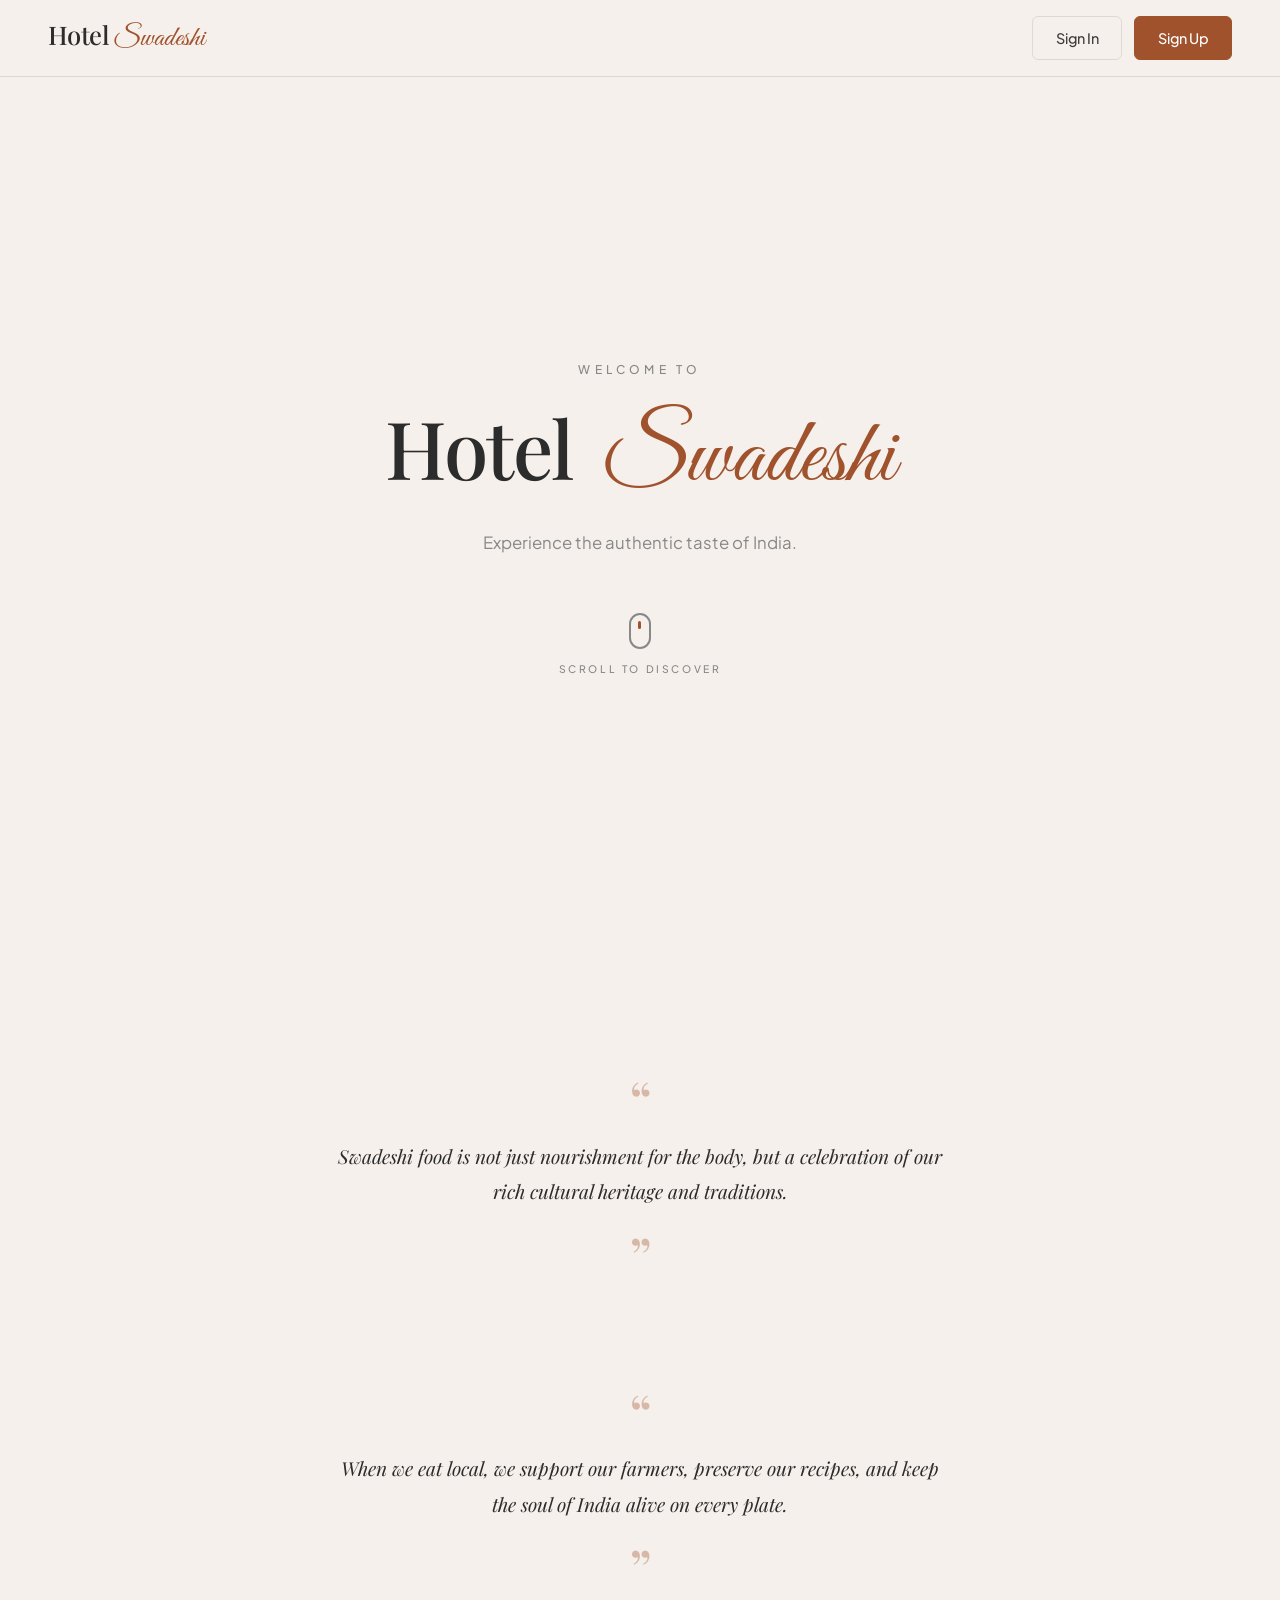
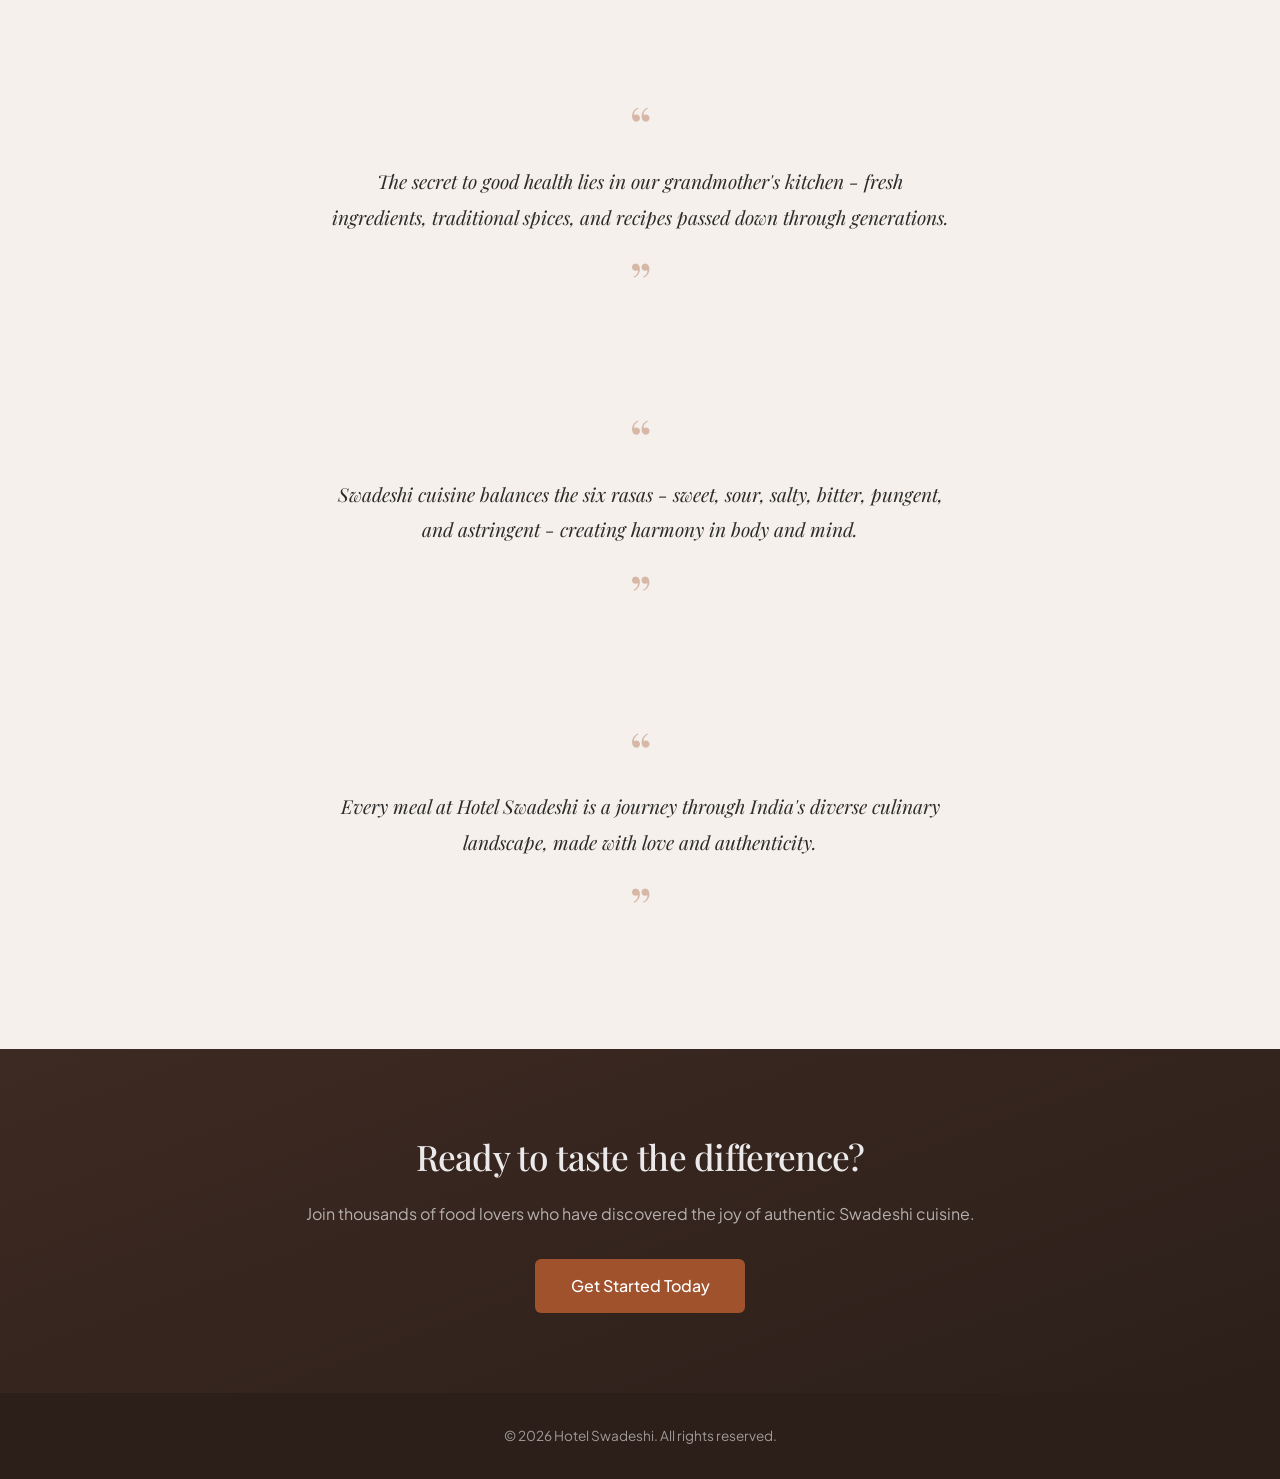
<file: index.html>
<!DOCTYPE html>
<html lang="en">
<head>
    <meta charset="UTF-8">
    <meta name="viewport" content="width=device-width, initial-scale=1.0">
    <title>Hotel Swadeshi - Authentic Indian Cuisine</title>
    <link rel="preconnect" href="https://fonts.googleapis.com">
    <link rel="preconnect" href="https://fonts.gstatic.com" crossorigin>
    <link href="https://fonts.googleapis.com/css2?family=Great+Vibes&family=Playfair+Display:ital,wght@0,400;0,500;0,600;0,700;1,400&family=Plus+Jakarta+Sans:wght@400;500;600;700&display=swap" rel="stylesheet">
    <link rel="stylesheet" href="theme.css">
    <link rel="stylesheet" href="index.css">
</head>
<body>
    <header class="header">
        <div class="logo">
            <span class="brand-hotel">Hotel</span>
            <span class="brand-swadeshi">Swadeshi</span>
        </div>
        <nav class="nav-buttons">
            <a href="signin.html" class="btn btn-signin">Sign In</a>
            <a href="signup.html" class="btn btn-signup">Sign Up</a>
        </nav>
    </header>

    <main>
        <section class="hero">
            <div class="hero-content">
                <p class="hero-welcome hero-reveal hero-reveal-1">WELCOME TO</p>
                <h1 class="hero-brand hero-reveal hero-reveal-2">
                    <span class="brand-hotel">Hotel</span>
                    <span class="brand-swadeshi">Swadeshi</span>
                </h1>
                <p class="tagline hero-reveal hero-reveal-3">Experience the authentic taste of India.</p>
                <div class="scroll-indicator hero-reveal hero-reveal-4">
                    <div class="scroll-mouse">
                        <div class="scroll-wheel"></div>
                    </div>
                    <span>SCROLL TO DISCOVER</span>
                </div>
            </div>
        </section>

        <section class="quotes-section">
            <div class="quote-block fade-in">
                <div class="quote-marks">&ldquo;</div>
                <p class="quote-text">Swadeshi food is not just nourishment for the body, but a celebration of our rich cultural heritage and traditions.</p>
                <div class="quote-marks end">&rdquo;</div>
            </div>

            <div class="quote-block fade-in">
                <div class="quote-marks">&ldquo;</div>
                <p class="quote-text">When we eat local, we support our farmers, preserve our recipes, and keep the soul of India alive on every plate.</p>
                <div class="quote-marks end">&rdquo;</div>
            </div>

            <div class="quote-block fade-in">
                <div class="quote-marks">&ldquo;</div>
                <p class="quote-text">The secret to good health lies in our grandmother's kitchen - fresh ingredients, traditional spices, and recipes passed down through generations.</p>
                <div class="quote-marks end">&rdquo;</div>
            </div>

            <div class="quote-block fade-in">
                <div class="quote-marks">&ldquo;</div>
                <p class="quote-text">Swadeshi cuisine balances the six rasas - sweet, sour, salty, bitter, pungent, and astringent - creating harmony in body and mind.</p>
                <div class="quote-marks end">&rdquo;</div>
            </div>

            <div class="quote-block fade-in">
                <div class="quote-marks">&ldquo;</div>
                <p class="quote-text">Every meal at Hotel Swadeshi is a journey through India's diverse culinary landscape, made with love and authenticity.</p>
                <div class="quote-marks end">&rdquo;</div>
            </div>
        </section>

        <section class="cta-section fade-in">
            <h2>Ready to taste the difference?</h2>
            <p>Join thousands of food lovers who have discovered the joy of authentic Swadeshi cuisine.</p>
            <a href="signup.html" class="btn btn-cta">Get Started Today</a>
        </section>
    </main>

    <footer class="footer">
        <p>&copy; 2026 Hotel Swadeshi. All rights reserved.</p>
    </footer>

    <script src="index.js"></script>
</body>
</html>
</file>
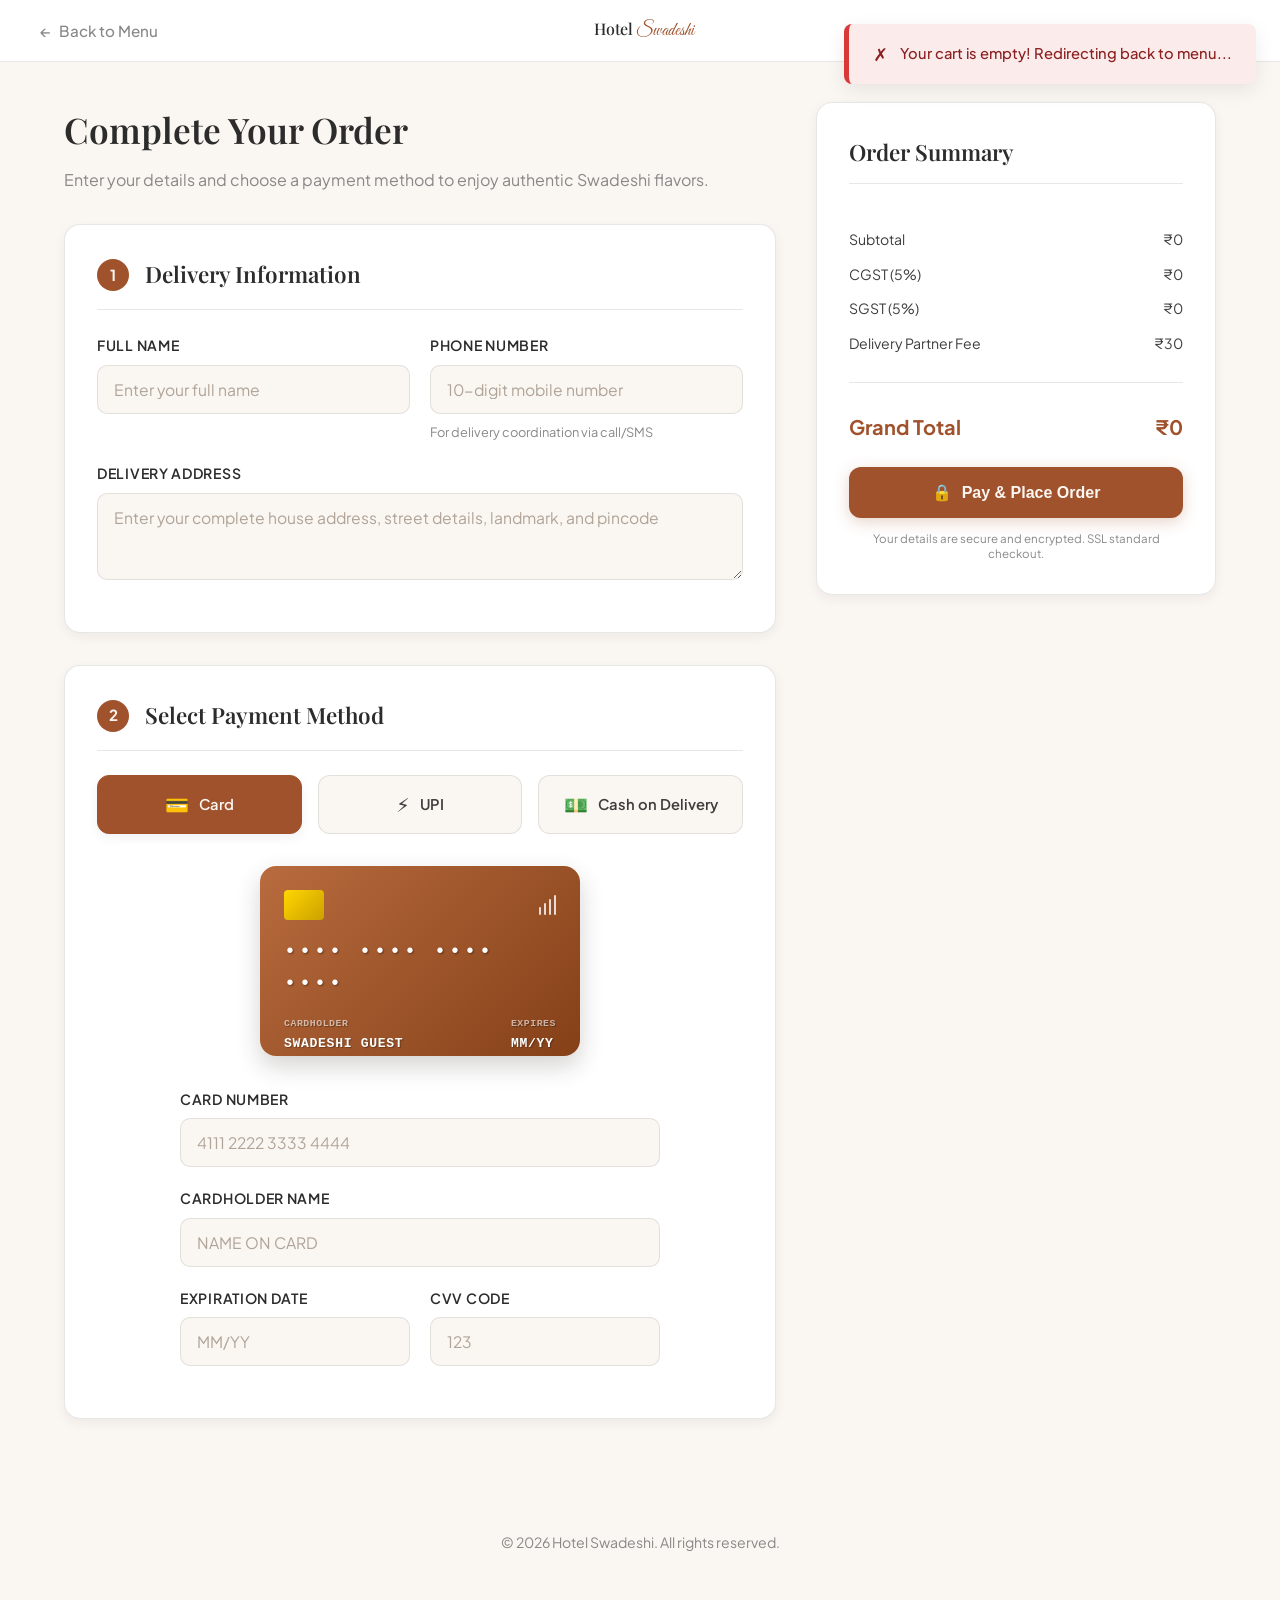
<file: checkout.html>
<!DOCTYPE html>
<html lang="en">
<head>
    <meta charset="UTF-8">
    <meta name="viewport" content="width=device-width, initial-scale=1.0">
    <title>Hotel Swadeshi - Secure Checkout</title>
    <link rel="preconnect" href="https://fonts.googleapis.com">
    <link rel="preconnect" href="https://fonts.gstatic.com" crossorigin>
    <link href="https://fonts.googleapis.com/css2?family=Great+Vibes&family=Playfair+Display:ital,wght@0,400;0,500;0,600;0,700;1,400&family=Plus+Jakarta+Sans:wght@400;500;600;700&display=swap" rel="stylesheet">
    <link rel="stylesheet" href="theme.css">
    <link rel="stylesheet" href="checkout.css">
</head>
<body>
    <!-- Toast Notification -->
    <div id="toast" class="toast hidden">
        <div class="toast-content">
            <span id="toast-icon" class="toast-icon">&#10007;</span>
            <p id="toast-message"></p>
        </div>
    </div>

    <!-- Processing Overlay Modal -->
    <div id="processing-modal" class="modal-overlay hidden">
        <div class="modal-card">
            <div class="spinner-container">
                <div class="outer-ring"></div>
                <div class="inner-ring"></div>
                <div class="secure-icon">🔒</div>
            </div>
            <h3 id="processing-title">Securing your connection...</h3>
            <p id="processing-desc">Please do not close this window or press back.</p>
            <div class="progress-bar">
                <div class="progress-fill" id="progress-fill"></div>
            </div>
        </div>
    </div>

    <!-- Header -->
    <header class="header">
        <div class="header-container">
            <a href="home.html" class="back-link">
                <span class="back-arrow">&larr;</span> Back to Menu
            </a>
            <div class="logo">
                <span class="brand-hotel">Hotel</span>
                <span class="brand-swadeshi">Swadeshi</span>
            </div>
            <div class="header-placeholder"></div>
        </div>
    </header>

    <!-- Main Container -->
    <main class="checkout-container">
        <div class="checkout-grid">
            <!-- Left Panel: Delivery and Payment Details -->
            <section class="checkout-details-section">
                
                <!-- Section Title -->
                <div class="section-title-wrap">
                    <h2>Complete Your Order</h2>
                    <p>Enter your details and choose a payment method to enjoy authentic Swadeshi flavors.</p>
                </div>

                <!-- Form -->
                <form id="checkout-form" onsubmit="handleFormSubmit(event)">
                    
                    <!-- 1. Delivery Details -->
                    <div class="checkout-card">
                        <div class="card-header">
                            <span class="step-num">1</span>
                            <h3>Delivery Information</h3>
                        </div>
                        <div class="card-body">
                            <div class="form-row">
                                <div class="form-group col-6">
                                    <label for="fullName">Full Name</label>
                                    <input type="text" id="fullName" required placeholder="Enter your full name">
                                </div>
                                <div class="form-group col-6">
                                    <label for="phoneNumber">Phone Number</label>
                                    <input type="tel" id="phoneNumber" required maxlength="10" placeholder="10-digit mobile number">
                                    <small class="input-hint">For delivery coordination via call/SMS</small>
                                </div>
                            </div>
                            <div class="form-group">
                                <label for="deliveryAddress">Delivery Address</label>
                                <textarea id="deliveryAddress" required rows="3" placeholder="Enter your complete house address, street details, landmark, and pincode"></textarea>
                            </div>
                        </div>
                    </div>

                    <!-- 2. Payment Method Selector -->
                    <div class="checkout-card">
                        <div class="card-header">
                            <span class="step-num">2</span>
                            <h3>Select Payment Method</h3>
                        </div>
                        <div class="card-body">
                            <div class="payment-tabs">
                                <button type="button" class="pay-tab active" data-method="card">
                                    <span class="tab-icon">💳</span>
                                    <span>Card</span>
                                </button>
                                <button type="button" class="pay-tab" data-method="upi">
                                    <span class="tab-icon">⚡</span>
                                    <span>UPI</span>
                                </button>
                                <button type="button" class="pay-tab" data-method="cod">
                                    <span class="tab-icon">💵</span>
                                    <span>Cash on Delivery</span>
                                </button>
                            </div>

                            <!-- Dynamic Payment Sub-panels -->
                            <div class="payment-panels-container">
                                
                                <!-- Card Panel -->
                                <div id="panel-card" class="payment-panel active">
                                    
                                    <!-- Interactive 3D credit card display -->
                                    <div class="card-preview-wrapper">
                                        <div class="credit-card" id="credit-card-view">
                                            <!-- Card Front -->
                                            <div class="card-side card-front">
                                                <div class="card-reflection"></div>
                                                <div class="card-chip-row">
                                                    <div class="card-chip"></div>
                                                    <div class="card-contactless">
                                                        <span></span><span></span><span></span><span></span>
                                                    </div>
                                                </div>
                                                <div class="card-number-display" id="card-num-disp">•••• •••• •••• ••••</div>
                                                <div class="card-info-row">
                                                    <div class="card-holder-display">
                                                        <label>CARDHOLDER</label>
                                                        <div id="card-name-disp">SWADESHI GUEST</div>
                                                    </div>
                                                    <div class="card-expiry-display">
                                                        <label>EXPIRES</label>
                                                        <div id="card-exp-disp">MM/YY</div>
                                                    </div>
                                                </div>
                                            </div>
                                            <!-- Card Back -->
                                            <div class="card-side card-back">
                                                <div class="card-magnetic-strip"></div>
                                                <div class="card-signature-area">
                                                    <div class="signature-line"></div>
                                                    <div class="card-cvv-display" id="card-cvv-disp">•••</div>
                                                </div>
                                                <div class="card-logo-back">
                                                    <span class="back-brand-hotel">Hotel</span>
                                                    <span class="back-brand-swadeshi">Swadeshi</span>
                                                </div>
                                            </div>
                                        </div>
                                    </div>

                                    <!-- Card inputs -->
                                    <div class="card-inputs">
                                        <div class="form-group">
                                            <label for="cardNumber">Card Number</label>
                                            <input type="text" id="cardNumber" placeholder="4111 2222 3333 4444" maxlength="19">
                                        </div>
                                        <div class="form-group">
                                            <label for="cardName">Cardholder Name</label>
                                            <input type="text" id="cardName" placeholder="Name on card" style="text-transform: uppercase;">
                                        </div>
                                        <div class="form-row">
                                            <div class="form-group col-6">
                                                <label for="cardExpiry">Expiration Date</label>
                                                <input type="text" id="cardExpiry" placeholder="MM/YY" maxlength="5">
                                            </div>
                                            <div class="form-group col-6">
                                                <label for="cardCvv">CVV Code</label>
                                                <input type="password" id="cardCvv" placeholder="123" maxlength="3">
                                            </div>
                                        </div>
                                    </div>
                                </div>

                                <!-- UPI Panel -->
                                <div id="panel-upi" class="payment-panel">
                                    <div class="upi-method-container">
                                        <div class="upi-input-block">
                                            <label for="upiId">Enter UPI ID</label>
                                            <div class="upi-input-wrapper">
                                                <input type="text" id="upiId" placeholder="username@bank">
                                                <span class="upi-badge">UPI</span>
                                            </div>
                                            <p class="upi-help">Example: name@okaxis, phone@paytm</p>
                                        </div>
                                        
                                        <div class="upi-divider">
                                            <span>OR</span>
                                        </div>

                                        <div class="qr-block">
                                            <p>Scan the Dynamic QR Code to Pay instantly</p>
                                            <div class="qr-code-wrapper">
                                                <!-- Dynamic mockup QR code -->
                                                <div class="qr-code-box">
                                                    <svg width="150" height="150" viewBox="0 0 150 150">
                                                        <rect width="150" height="150" fill="none" />
                                                        <!-- QR Corners -->
                                                        <rect x="10" y="10" width="30" height="30" fill="#a0522d" />
                                                        <rect x="15" y="15" width="20" height="20" fill="#faf6f1" />
                                                        <rect x="18" y="18" width="14" height="14" fill="#a0522d" />

                                                        <rect x="110" y="10" width="30" height="30" fill="#a0522d" />
                                                        <rect x="115" y="15" width="20" height="20" fill="#faf6f1" />
                                                        <rect x="118" y="18" width="14" height="14" fill="#a0522d" />

                                                        <rect x="10" y="110" width="30" height="30" fill="#a0522d" />
                                                        <rect x="15" y="115" width="20" height="20" fill="#faf6f1" />
                                                        <rect x="18" y="118" width="14" height="14" fill="#a0522d" />

                                                        <!-- Mock Data Pixels -->
                                                        <rect x="50" y="15" width="8" height="8" fill="#a0522d" />
                                                        <rect x="65" y="20" width="12" height="6" fill="#a0522d" />
                                                        <rect x="85" y="12" width="6" height="14" fill="#a0522d" />
                                                        <rect x="55" y="35" width="15" height="15" fill="#a0522d" />
                                                        <rect x="80" y="45" width="12" height="12" fill="#a0522d" />
                                                        <rect x="120" y="60" width="14" height="14" fill="#a0522d" />
                                                        <rect x="15" y="70" width="10" height="12" fill="#a0522d" />
                                                        <rect x="35" y="85" width="18" height="8" fill="#a0522d" />
                                                        <rect x="60" y="70" width="25" height="25" fill="#a0522d" />
                                                        <rect x="95" y="80" width="12" height="14" fill="#a0522d" />
                                                        <rect x="85" y="110" width="15" height="10" fill="#a0522d" />
                                                        <rect x="110" y="115" width="8" height="20" fill="#a0522d" />
                                                        <!-- Swadeshi miniature S in the center -->
                                                        <rect x="68" y="68" width="14" height="14" fill="#faf6f1" rx="2" />
                                                        <text x="75" y="79" font-family="'Great Vibes', cursive" font-size="14" font-weight="bold" fill="#a0522d" text-anchor="middle">S</text>
                                                    </svg>
                                                </div>
                                                <span class="qr-expiry-badge">Expires in 5:00</span>
                                            </div>
                                        </div>
                                    </div>
                                </div>

                                <!-- Cash on Delivery Panel -->
                                <div id="panel-cod" class="payment-panel">
                                    <div class="cod-container">
                                        <div class="cod-icon">🏠💵</div>
                                        <h4>Pay Cash / UPI at Delivery</h4>
                                        <p>You can pay via Cash, UPI scan, or Card at your doorstep when your food arrives. Please keep exact change ready if paying by cash to make the handoff smoother.</p>
                                    </div>
                                </div>
                            </div>
                        </div>
                    </div>
                </form>
            </section>

            <!-- Right Panel: Floating Order Summary -->
            <section class="checkout-summary-section">
                <div class="summary-sticky-card">
                    <h3>Order Summary</h3>
                    
                    <!-- Scrollable items list -->
                    <div class="summary-items-list" id="summary-items">
                        <!-- Loaded dynamically via JS -->
                    </div>

                    <!-- Cost breakdown -->
                    <div class="summary-pricing">
                        <div class="price-row">
                            <span>Subtotal</span>
                            <span id="summary-subtotal">₹0</span>
                        </div>
                        <div class="price-row">
                            <span>CGST (5%)</span>
                            <span id="summary-cgst">₹0</span>
                        </div>
                        <div class="price-row">
                            <span>SGST (5%)</span>
                            <span id="summary-sgst">₹0</span>
                        </div>
                        <div class="price-row">
                            <span>Delivery Partner Fee</span>
                            <span id="summary-delivery">₹30</span>
                        </div>
                        <div class="divider"></div>
                        <div class="price-row grand-total">
                            <span>Grand Total</span>
                            <span id="summary-total">₹0</span>
                        </div>
                    </div>

                    <!-- Checkout button -->
                    <button type="submit" form="checkout-form" class="btn-checkout" id="submit-btn">
                        <span class="lock-icon">🔒</span> Pay & Place Order
                    </button>
                    <p class="security-guarantee">Your details are secure and encrypted. SSL standard checkout.</p>
                </div>
            </section>
        </div>
    </main>

    <footer class="footer">
        <p>&copy; 2026 Hotel Swadeshi. All rights reserved.</p>
    </footer>

    <!-- Load Checkout Scripts -->
    <script src="checkout.js"></script>
</body>
</html>
</file>
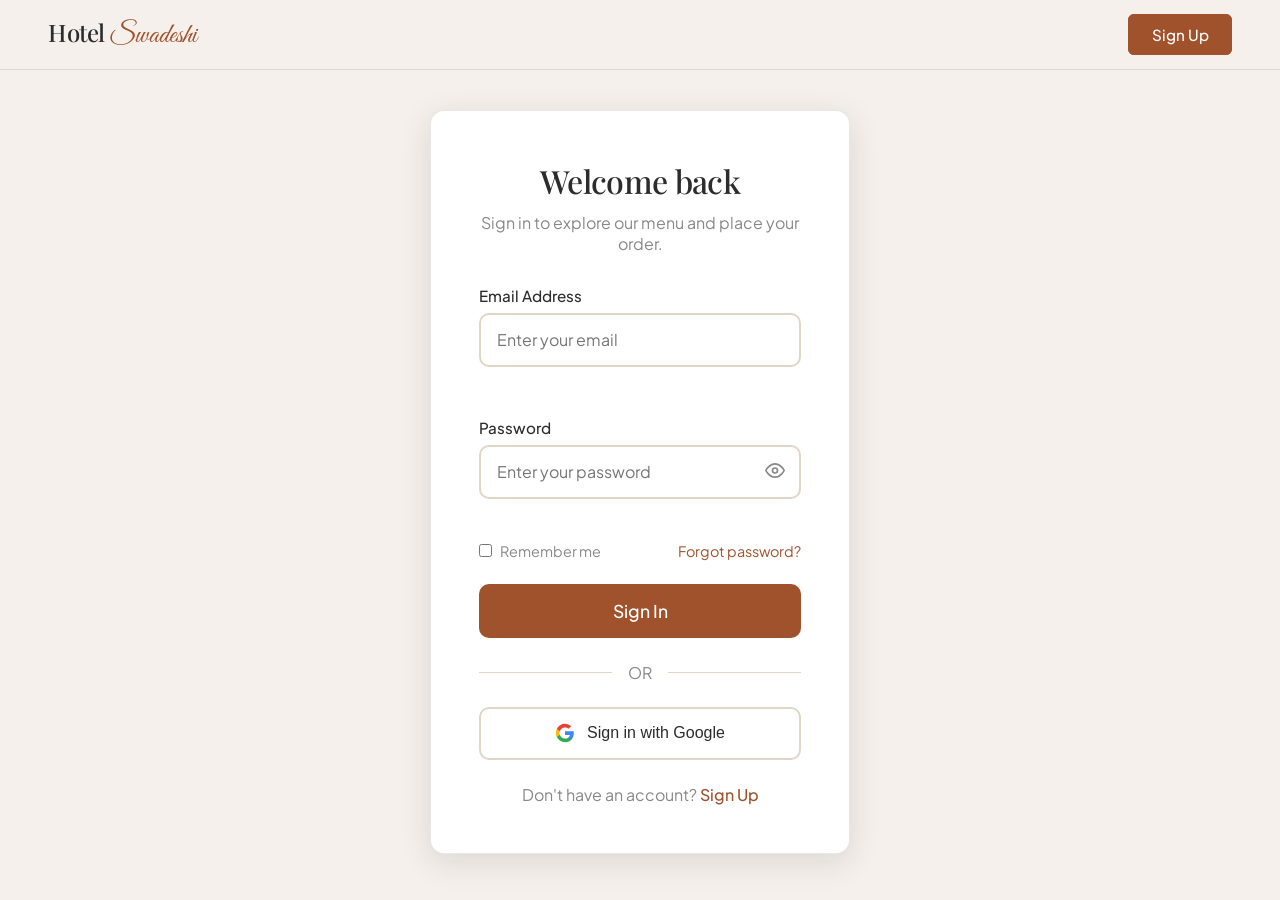
<file: signin.html>
<!DOCTYPE html>
<html lang="en">
<head>
    <meta charset="UTF-8">
    <meta name="viewport" content="width=device-width, initial-scale=1.0">
    <title>Sign In - Hotel Swadeshi</title>
    <link rel="preconnect" href="https://fonts.googleapis.com">
    <link rel="preconnect" href="https://fonts.gstatic.com" crossorigin>
    <link href="https://fonts.googleapis.com/css2?family=Great+Vibes&family=Playfair+Display:ital,wght@0,400;0,500;0,600;0,700;1,400&family=Plus+Jakarta+Sans:wght@400;500;600;700&display=swap" rel="stylesheet">
    <link rel="stylesheet" href="theme.css">
    <link rel="stylesheet" href="signin.css">
</head>
<body>
    <header class="header">
        <a href="index.html" class="logo">
            <span class="brand-hotel">Hotel</span>
            <span class="brand-swadeshi">Swadeshi</span>
        </a>
        <nav class="nav-buttons">
            <a href="signup.html" class="btn btn-signup">Sign Up</a>
        </nav>
    </header>

    <main class="auth-container">
        <div class="auth-card">
            <h1 class="auth-title">Welcome back</h1>
            <p class="subtitle">Sign in to explore our menu and place your order.</p>

            <form id="signinForm" class="auth-form" novalidate>
                <div class="form-group">
                    <label for="email">Email Address</label>
                    <input type="email" id="email" name="email" placeholder="Enter your email" required>
                    <span class="error-message" id="emailError"></span>
                </div>

                <div class="form-group">
                    <label for="password">Password</label>
                    <div class="password-wrapper">
                        <input type="password" id="password" name="password" placeholder="Enter your password" required>
                        <button type="button" class="toggle-password" id="togglePassword">
                            <svg class="eye-icon" viewBox="0 0 24 24" fill="none" stroke="currentColor" stroke-width="2">
                                <path d="M1 12s4-8 11-8 11 8 11 8-4 8-11 8-11-8-11-8z"></path>
                                <circle cx="12" cy="12" r="3"></circle>
                            </svg>
                        </button>
                    </div>
                    <span class="error-message" id="passwordError"></span>
                </div>

                <div class="form-options">
                    <label class="remember-me">
                        <input type="checkbox" id="rememberMe">
                        <span>Remember me</span>
                    </label>
                    <a href="#" class="forgot-password">Forgot password?</a>
                </div>

                <button type="submit" class="btn btn-submit" id="submitBtn">
                    <span class="btn-text">Sign In</span>
                    <span class="btn-loader" id="btnLoader"></span>
                </button>

                <div class="divider">
                    <span>OR</span>
                </div>

                <button type="button" class="btn btn-google" id="googleSignIn">
                    <svg class="google-icon" viewBox="0 0 24 24">
                        <path fill="#4285F4" d="M22.56 12.25c0-.78-.07-1.53-.2-2.25H12v4.26h5.92c-.26 1.37-1.04 2.53-2.21 3.31v2.77h3.57c2.08-1.92 3.28-4.74 3.28-8.09z"/>
                        <path fill="#34A853" d="M12 23c2.97 0 5.46-.98 7.28-2.66l-3.57-2.77c-.98.66-2.23 1.06-3.71 1.06-2.86 0-5.29-1.93-6.16-4.53H2.18v2.84C3.99 20.53 7.7 23 12 23z"/>
                        <path fill="#FBBC05" d="M5.84 14.09c-.22-.66-.35-1.36-.35-2.09s.13-1.43.35-2.09V7.07H2.18C1.43 8.55 1 10.22 1 12s.43 3.45 1.18 4.93l2.85-2.22.81-.62z"/>
                        <path fill="#EA4335" d="M12 5.38c1.62 0 3.06.56 4.21 1.64l3.15-3.15C17.45 2.09 14.97 1 12 1 7.7 1 3.99 3.47 2.18 7.07l3.66 2.84c.87-2.6 3.3-4.53 6.16-4.53z"/>
                    </svg>
                    Sign in with Google
                </button>
            </form>

            <p class="auth-footer">
                Don't have an account? <a href="signup.html">Sign Up</a>
            </p>
        </div>
    </main>

    <div class="toast" id="toast">
        <span class="toast-message" id="toastMessage"></span>
    </div>

    <script src="signin.js"></script>
</body>
</html>
</file>
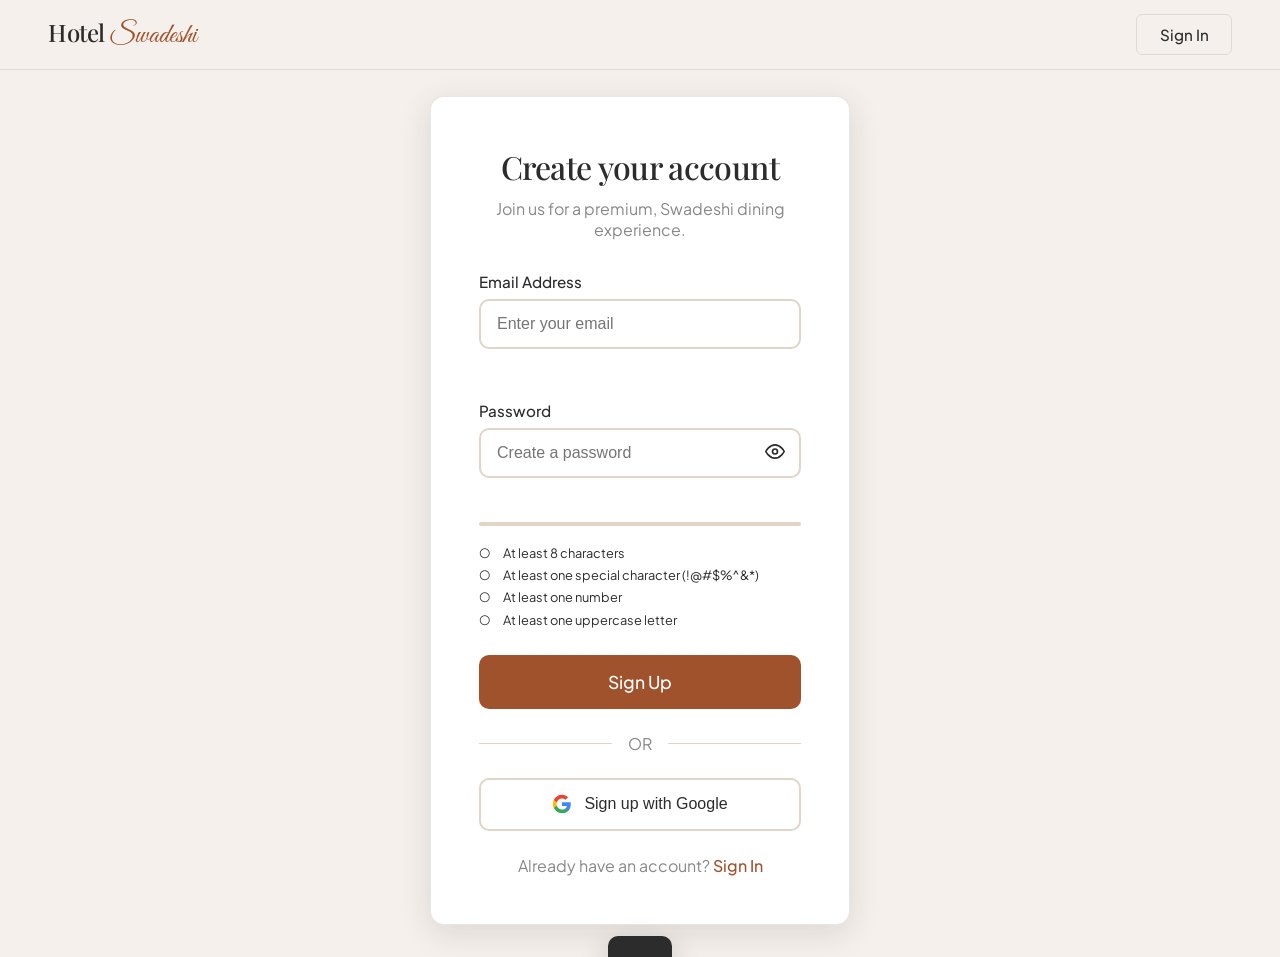
<file: signup.html>
<!DOCTYPE html>
<html lang="en">
<head>
    <meta charset="UTF-8">
    <meta name="viewport" content="width=device-width, initial-scale=1.0">
    <title>Sign Up - Hotel Swadeshi</title>
    <link rel="preconnect" href="https://fonts.googleapis.com">
    <link rel="preconnect" href="https://fonts.gstatic.com" crossorigin>
    <link href="https://fonts.googleapis.com/css2?family=Great+Vibes&family=Playfair+Display:ital,wght@0,400;0,500;0,600;0,700;1,400&family=Plus+Jakarta+Sans:wght@400;500;600;700&display=swap" rel="stylesheet">
    <link rel="stylesheet" href="theme.css">
    <link rel="stylesheet" href="signup.css">
</head>
<body>
    <header class="header">
        <a href="index.html" class="logo">
            <span class="brand-hotel">Hotel</span>
            <span class="brand-swadeshi">Swadeshi</span>
        </a>
        <nav class="nav-buttons">
            <a href="signin.html" class="btn btn-signin">Sign In</a>
        </nav>
    </header>

    <main class="auth-container">
        <div class="auth-card">
            <h1 class="auth-title">Create your account</h1>
            <p class="subtitle">Join us for a premium, Swadeshi dining experience.</p>

            <form id="signupForm" class="auth-form" novalidate>
                <div class="form-group">
                    <label for="email">Email Address</label>
                    <input type="email" id="email" name="email" placeholder="Enter your email" required>
                    <span class="error-message" id="emailError"></span>
                </div>

                <div class="form-group">
                    <label for="password">Password</label>
                    <div class="password-wrapper">
                        <input type="password" id="password" name="password" placeholder="Create a password" required>
                        <button type="button" class="toggle-password" id="togglePassword">
                            <svg class="eye-icon" viewBox="0 0 24 24" fill="none" stroke="currentColor" stroke-width="2">
                                <path d="M1 12s4-8 11-8 11 8 11 8-4 8-11 8-11-8-11-8z"></path>
                                <circle cx="12" cy="12" r="3"></circle>
                            </svg>
                        </button>
                    </div>
                    <span class="error-message" id="passwordError"></span>
                    <div class="password-strength">
                        <div class="strength-bar" id="strengthBar"></div>
                    </div>
                    <ul class="password-requirements" id="passwordRequirements">
                        <li id="lengthReq">At least 8 characters</li>
                        <li id="specialReq">At least one special character (!@#$%^&*)</li>
                        <li id="numberReq">At least one number</li>
                        <li id="upperReq">At least one uppercase letter</li>
                    </ul>
                </div>

                <button type="submit" class="btn btn-submit" id="submitBtn">
                    <span class="btn-text">Sign Up</span>
                    <span class="btn-loader" id="btnLoader"></span>
                </button>

                <div class="divider">
                    <span>OR</span>
                </div>

                <button type="button" class="btn btn-google" id="googleSignUp">
                    <svg class="google-icon" viewBox="0 0 24 24">
                        <path fill="#4285F4" d="M22.56 12.25c0-.78-.07-1.53-.2-2.25H12v4.26h5.92c-.26 1.37-1.04 2.53-2.21 3.31v2.77h3.57c2.08-1.92 3.28-4.74 3.28-8.09z"/>
                        <path fill="#34A853" d="M12 23c2.97 0 5.46-.98 7.28-2.66l-3.57-2.77c-.98.66-2.23 1.06-3.71 1.06-2.86 0-5.29-1.93-6.16-4.53H2.18v2.84C3.99 20.53 7.7 23 12 23z"/>
                        <path fill="#FBBC05" d="M5.84 14.09c-.22-.66-.35-1.36-.35-2.09s.13-1.43.35-2.09V7.07H2.18C1.43 8.55 1 10.22 1 12s.43 3.45 1.18 4.93l2.85-2.22.81-.62z"/>
                        <path fill="#EA4335" d="M12 5.38c1.62 0 3.06.56 4.21 1.64l3.15-3.15C17.45 2.09 14.97 1 12 1 7.7 1 3.99 3.47 2.18 7.07l3.66 2.84c.87-2.6 3.3-4.53 6.16-4.53z"/>
                    </svg>
                    Sign up with Google
                </button>
            </form>

            <p class="auth-footer">
                Already have an account? <a href="signin.html">Sign In</a>
            </p>
        </div>
    </main>

    <div class="toast" id="toast">
        <span class="toast-message" id="toastMessage"></span>
    </div>

    <script src="signup.js"></script>
</body>
</html>
</file>
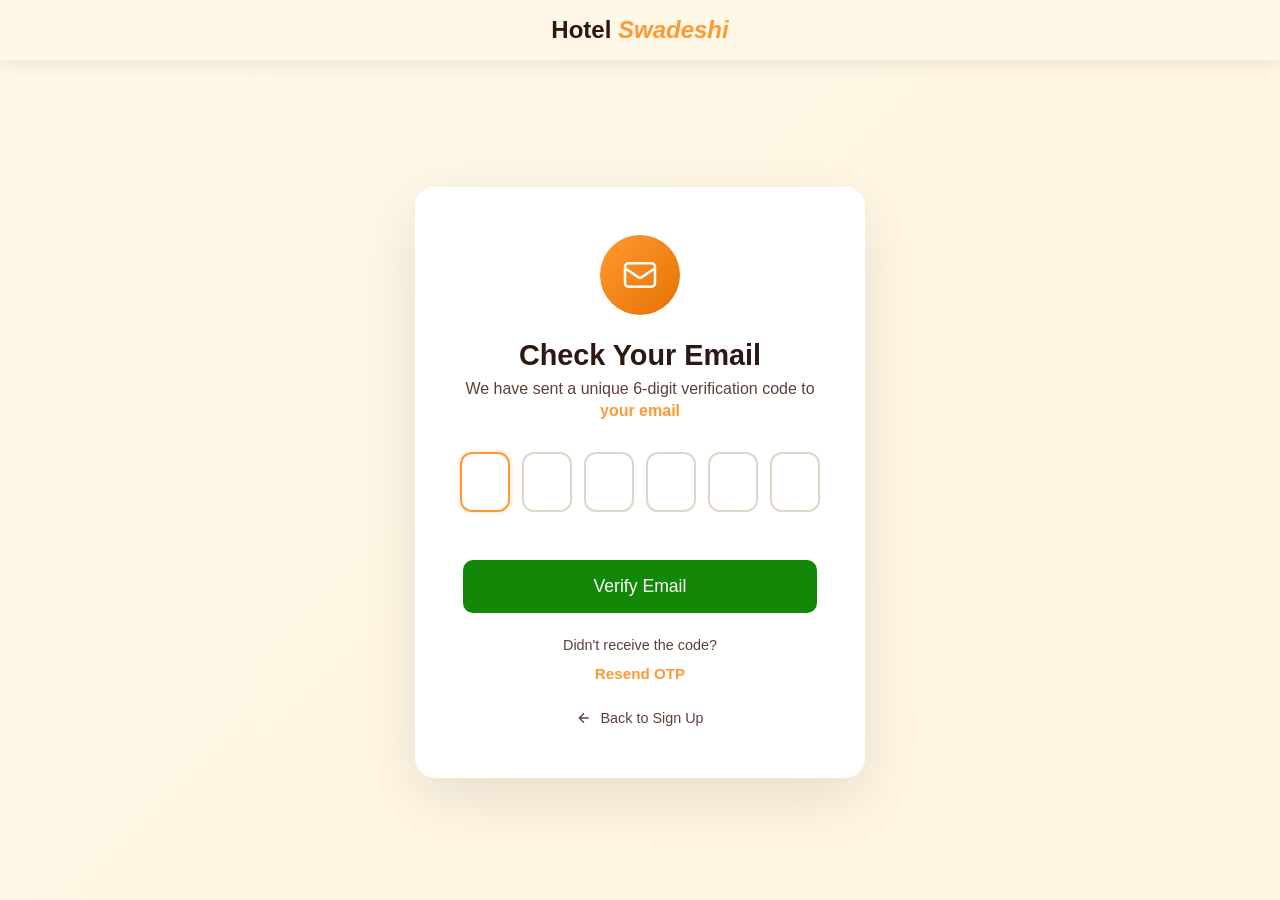
<file: verify.html>
<!DOCTYPE html>
<html lang="en">
<head>
    <meta charset="UTF-8">
    <meta name="viewport" content="width=device-width, initial-scale=1.0">
    <title>Verify Email - Hotel Swadeshi</title>
    <link rel="stylesheet" href="verify.css">
</head>
<body>
    <header class="header">
        <a href="index.html" class="logo">
            <span class="logo-hotel">Hotel</span>
            <span class="logo-swadeshi">Swadeshi</span>
        </a>
    </header>

    <main class="verify-container">
        <div class="verify-card">
            <div class="email-icon">
                <svg viewBox="0 0 24 24" fill="none" stroke="currentColor" stroke-width="1.5">
                    <path d="M3 8l7.89 5.26a2 2 0 002.22 0L21 8M5 19h14a2 2 0 002-2V7a2 2 0 00-2-2H5a2 2 0 00-2 2v10a2 2 0 002 2z"/>
                </svg>
            </div>
            
            <h1>Check Your Email</h1>
            <p class="subtitle">We have sent a unique 6-digit verification code to</p>
            <p class="email-display" id="emailDisplay">your@email.com</p>

            <form id="verifyForm" class="verify-form">
                <div class="otp-container" id="otpContainer">
                    <input type="text" class="otp-input" maxlength="1" data-index="0" inputmode="numeric" pattern="[0-9]" autocomplete="one-time-code">
                    <input type="text" class="otp-input" maxlength="1" data-index="1" inputmode="numeric" pattern="[0-9]">
                    <input type="text" class="otp-input" maxlength="1" data-index="2" inputmode="numeric" pattern="[0-9]">
                    <input type="text" class="otp-input" maxlength="1" data-index="3" inputmode="numeric" pattern="[0-9]">
                    <input type="text" class="otp-input" maxlength="1" data-index="4" inputmode="numeric" pattern="[0-9]">
                    <input type="text" class="otp-input" maxlength="1" data-index="5" inputmode="numeric" pattern="[0-9]">
                </div>
                
                <span class="error-message" id="otpError"></span>

                <button type="submit" class="btn btn-verify" id="verifyBtn">
                    <span class="btn-text">Verify Email</span>
                    <span class="btn-loader"></span>
                </button>
            </form>

            <div class="resend-section">
                <p>Didn't receive the code?</p>
                <button type="button" class="btn-resend" id="resendBtn">Resend OTP</button>
                <span class="timer" id="timer"></span>
            </div>

            <a href="signup.html" class="back-link">
                <svg viewBox="0 0 24 24" fill="none" stroke="currentColor" stroke-width="2" width="16" height="16">
                    <path d="M19 12H5M12 19l-7-7 7-7"/>
                </svg>
                Back to Sign Up
            </a>
        </div>
    </main>

    <div class="toast" id="toast">
        <span class="toast-message" id="toastMessage"></span>
    </div>

    <script src="verify.js"></script>
</body>
</html>
</file>
<file: theme.css>
/* Shared Hotel Swadeshi brand tokens */
:root {
    --cream: #f5f0eb;
    --cream-warm: #faf6f1;
    --terracotta: #a0522d;
    --terracotta-light: #c4724a;
    --terracotta-dark: #8b4513;
    --text: #3d3d3d;
    --text-dark: #2c2c2c;
    --text-muted: #888888;
    --line: rgba(61, 61, 61, 0.12);
    --surface: #ffffff;
    --shadow-sm: 0 2px 12px rgba(44, 36, 32, 0.08);
    --shadow-md: 0 8px 32px rgba(44, 36, 32, 0.12);
    --font-serif: "Playfair Display", Georgia, "Times New Roman", serif;
    --font-script: "Great Vibes", "Segoe Script", cursive;
    --font-sans: "Plus Jakarta Sans", "Segoe UI", system-ui, sans-serif;
}

.brand-hotel {
    font-family: var(--font-serif);
    font-weight: 500;
    color: var(--text-dark);
    letter-spacing: -0.02em;
}

.brand-swadeshi {
    font-family: var(--font-script);
    font-weight: 400;
    color: var(--terracotta);
    font-size: 1.15em;
}

.brand-title {
    font-family: var(--font-serif);
    font-weight: 500;
    color: var(--text-dark);
    letter-spacing: -0.02em;
}
</file>
<file: index.css>
* {
    margin: 0;
    padding: 0;
    box-sizing: border-box;
}

html {
    scroll-behavior: smooth;
}

body {
    font-family: var(--font-sans);
    background-color: var(--cream);
    color: var(--text);
    line-height: 1.6;
}

/* Header */
.header {
    position: fixed;
    top: 0;
    left: 0;
    right: 0;
    display: flex;
    justify-content: space-between;
    align-items: center;
    padding: 1rem 3rem;
    background: rgba(245, 240, 235, 0.92);
    backdrop-filter: blur(12px);
    z-index: 1000;
    border-bottom: 1px solid var(--line);
}

.logo {
    font-size: 1.6rem;
    line-height: 1;
}

.nav-buttons {
    display: flex;
    gap: 0.75rem;
}

.btn {
    padding: 0.6rem 1.4rem;
    border-radius: 6px;
    text-decoration: none;
    font-weight: 500;
    font-family: var(--font-sans);
    transition: all 0.3s ease;
    cursor: pointer;
    border: none;
    font-size: 0.9rem;
}

.btn-signin {
    background: transparent;
    color: var(--text);
    border: 1px solid var(--line);
}

.btn-signin:hover {
    background: rgba(255, 255, 255, 0.6);
    transform: translateY(-1px);
}

.btn-signup {
    background: var(--terracotta);
    color: #fff;
    border: 1px solid var(--terracotta);
}

.btn-signup:hover {
    background: var(--terracotta-dark);
    border-color: var(--terracotta-dark);
    transform: translateY(-1px);
    box-shadow: var(--shadow-sm);
}

/* Hero Section */
.hero {
    min-height: 110vh;
    display: flex;
    align-items: center;
    justify-content: center;
    text-align: center;
    background: var(--cream);
    padding: 7rem 2rem 4rem;
}

.hero-content {
    max-width: 720px;
}

.hero-welcome {
    font-family: var(--font-sans);
    font-size: 0.75rem;
    font-weight: 500;
    letter-spacing: 0.35em;
    color: var(--text-muted);
    text-transform: uppercase;
    margin-bottom: 1.5rem;
}

.hero-brand {
    font-size: clamp(3rem, 8vw, 5rem);
    line-height: 1.1;
    margin-bottom: 1.25rem;
}

.hero-brand .brand-hotel {
    font-size: 1em;
}

.hero-brand .brand-swadeshi {
    font-size: 1.15em;
    margin-left: 0.15em;
}

.tagline {
    font-family: var(--font-sans);
    font-size: 1.05rem;
    color: var(--text-muted);
    margin-bottom: 3.5rem;
    font-weight: 400;
}

/* Hero reveal animations */
.hero-reveal {
    opacity: 0;
    transform: translateY(24px);
    transition: opacity 0.9s ease, transform 0.9s ease;
}

.hero-reveal.visible {
    opacity: 1;
    transform: translateY(0);
}

.scroll-indicator {
    display: flex;
    flex-direction: column;
    align-items: center;
    gap: 0.75rem;
    color: var(--text-muted);
    font-size: 0.65rem;
    letter-spacing: 0.25em;
    font-weight: 500;
}

.scroll-mouse {
    width: 22px;
    height: 36px;
    border: 2px solid var(--text-muted);
    border-radius: 12px;
    display: flex;
    justify-content: center;
    padding-top: 6px;
}

.scroll-wheel {
    width: 3px;
    height: 8px;
    background: var(--terracotta);
    border-radius: 2px;
    animation: scrollWheel 2s ease-in-out infinite;
}

@keyframes scrollWheel {
    0%, 100% { transform: translateY(0); opacity: 1; }
    50% { transform: translateY(8px); opacity: 0.3; }
}

/* Quotes Section — no cards, text on cream */
.quotes-section {
    padding: 2rem 2rem 4rem;
    max-width: 780px;
    margin: 0 auto;
}

.quote-block {
    text-align: center;
    padding: 3.5rem 1rem;
    opacity: 0;
    transform: translateY(40px);
    transition: opacity 0.9s ease, transform 0.9s ease;
}

.quote-block.visible {
    opacity: 1;
    transform: translateY(0);
}

.quote-marks {
    font-size: 3.5rem;
    color: var(--terracotta);
    opacity: 0.35;
    line-height: 0.8;
    font-family: var(--font-serif);
}

.quote-marks.end {
    text-align: center;
    margin-top: 0.5rem;
}

.quote-text {
    font-family: var(--font-serif);
    font-size: 1.2rem;
    font-style: italic;
    font-weight: 400;
    color: var(--text-dark);
    line-height: 1.85;
    padding: 1rem 0;
    max-width: 620px;
    margin: 0 auto;
}

/* CTA Section */
.cta-section {
    text-align: center;
    padding: 5rem 2rem;
    background: linear-gradient(160deg, #3d2a22 0%, #2c1f1a 100%);
    color: rgba(255, 255, 255, 0.9);
    opacity: 0;
    transform: translateY(40px);
    transition: opacity 0.9s ease, transform 0.9s ease;
}

.cta-section.visible {
    opacity: 1;
    transform: translateY(0);
}

.cta-section h2 {
    font-family: var(--font-serif);
    font-size: 2.2rem;
    font-weight: 500;
    margin-bottom: 1rem;
    letter-spacing: -0.02em;
}

.cta-section p {
    font-family: var(--font-sans);
    font-size: 1rem;
    margin-bottom: 2rem;
    opacity: 0.85;
    color: rgba(255, 255, 255, 0.75);
}

.btn-cta {
    background: var(--terracotta);
    color: #fff;
    padding: 0.9rem 2.2rem;
    font-size: 1rem;
    display: inline-block;
    border-radius: 6px;
}

.btn-cta:hover {
    background: var(--terracotta-dark);
    transform: translateY(-2px);
    box-shadow: 0 8px 28px rgba(0, 0, 0, 0.25);
}

/* Footer */
.footer {
    text-align: center;
    padding: 2rem;
    background: #2c1f1a;
    color: rgba(255, 255, 255, 0.55);
    font-size: 0.85rem;
}

/* Responsive */
@media (max-width: 768px) {
    .header {
        padding: 1rem 1.5rem;
    }

    .logo {
        font-size: 1.3rem;
    }

    .btn {
        padding: 0.5rem 1rem;
        font-size: 0.82rem;
    }

    .quote-text {
        font-size: 1.05rem;
    }

    .cta-section h2 {
        font-size: 1.75rem;
    }
}
</file>
<file: checkout.css>
/* ===== Secure Checkout Stylesheet ===== */

/* --- Import Google Font Variables & Setup --- */
:root {
    --cream: #f5f0eb;
    --cream-warm: #faf6f1;
    --terracotta: #a0522d;
    --terracotta-light: #c4724a;
    --terracotta-dark: #8b4513;
    --text: #3d3d3d;
    --text-dark: #2c2c2c;
    --text-muted: #888888;
    --line: rgba(61, 61, 61, 0.12);
    --surface: #ffffff;
    --shadow-sm: 0 4px 12px rgba(44, 36, 32, 0.06);
    --shadow-md: 0 12px 32px rgba(44, 36, 32, 0.1);
    --shadow-lg: 0 20px 48px rgba(44, 36, 32, 0.16);
    --font-serif: "Playfair Display", Georgia, "Times New Roman", serif;
    --font-script: "Great Vibes", "Segoe Script", cursive;
    --font-sans: "Plus Jakarta Sans", "Segoe UI", system-ui, sans-serif;
    --border-radius: 16px;
    --transition: all 0.3s cubic-bezier(0.16, 1, 0.3, 1);
}

* {
    box-sizing: border-box;
    margin: 0;
    padding: 0;
}

body {
    font-family: var(--font-sans);
    background-color: var(--cream-warm);
    color: var(--text);
    line-height: 1.6;
    overflow-x: hidden;
    padding-bottom: 60px;
}

/* --- Layout Header --- */
.header {
    background-color: var(--surface);
    border-bottom: 1px solid var(--line);
    padding: 16px 24px;
    position: sticky;
    top: 0;
    z-index: 100;
}

.header-container {
    max-width: 1200px;
    margin: 0 auto;
    display: flex;
    justify-content: space-between;
    align-items: center;
}

.back-link {
    display: inline-flex;
    align-items: center;
    gap: 8px;
    text-decoration: none;
    color: var(--text-muted);
    font-weight: 500;
    font-size: 0.95rem;
    transition: var(--transition);
}

.back-link:hover {
    color: var(--terracotta);
}

.back-arrow {
    transition: transform 0.2s ease;
}

.back-link:hover .back-arrow {
    transform: translateX(-4px);
}

.header-placeholder {
    width: 110px; /* Equal width to match back-link for centering logo */
}

/* --- Main Structure --- */
.checkout-container {
    max-width: 1200px;
    margin: 40px auto;
    padding: 0 24px;
}

.checkout-grid {
    display: grid;
    grid-template-columns: 1fr 400px;
    gap: 40px;
    align-items: start;
}

/* --- Left Column Elements --- */
.section-title-wrap {
    margin-bottom: 32px;
}

.section-title-wrap h2 {
    font-family: var(--font-serif);
    font-size: 2.2rem;
    font-weight: 600;
    color: var(--text-dark);
    margin-bottom: 8px;
}

.section-title-wrap p {
    color: var(--text-muted);
    font-size: 1rem;
}

.checkout-card {
    background-color: var(--surface);
    border-radius: var(--border-radius);
    box-shadow: var(--shadow-sm);
    border: 1px solid var(--line);
    padding: 32px;
    margin-bottom: 32px;
    transition: var(--transition);
}

.checkout-card:hover {
    box-shadow: var(--shadow-md);
}

.card-header {
    display: flex;
    align-items: center;
    gap: 16px;
    margin-bottom: 24px;
    border-bottom: 1px solid var(--line);
    padding-bottom: 16px;
}

.step-num {
    display: flex;
    align-items: center;
    justify-content: center;
    width: 32px;
    height: 32px;
    border-radius: 50%;
    background-color: var(--terracotta);
    color: var(--cream-warm);
    font-weight: bold;
    font-size: 0.95rem;
}

.card-header h3 {
    font-family: var(--font-serif);
    font-size: 1.4rem;
    color: var(--text-dark);
    font-weight: 600;
}

/* --- Forms & Inputs --- */
.form-group {
    margin-bottom: 20px;
    display: flex;
    flex-direction: column;
    gap: 8px;
}

.form-row {
    display: flex;
    gap: 20px;
}

.col-6 {
    flex: 1;
}

label {
    font-size: 0.88rem;
    font-weight: 600;
    color: var(--text-dark);
    text-transform: uppercase;
    letter-spacing: 0.05em;
}

input[type="text"],
input[type="tel"],
input[type="password"],
textarea {
    font-family: var(--font-sans);
    padding: 14px 16px;
    font-size: 0.98rem;
    color: var(--text-dark);
    background-color: var(--cream-warm);
    border: 1px solid var(--line);
    border-radius: 10px;
    outline: none;
    transition: var(--transition);
    width: 100%;
}

input::placeholder,
textarea::placeholder {
    color: #b0a398;
}

input:focus,
textarea:focus {
    border-color: var(--terracotta);
    background-color: var(--surface);
    box-shadow: 0 0 0 3px rgba(160, 82, 45, 0.15);
}

.input-hint {
    font-size: 0.8rem;
    color: var(--text-muted);
}

/* --- Payment Tab Buttons --- */
.payment-tabs {
    display: flex;
    gap: 16px;
    margin-bottom: 32px;
}

.pay-tab {
    flex: 1;
    display: flex;
    align-items: center;
    justify-content: center;
    gap: 10px;
    padding: 16px 12px;
    font-family: var(--font-sans);
    background-color: var(--cream-warm);
    border: 1px solid var(--line);
    border-radius: 12px;
    font-size: 0.92rem;
    font-weight: 600;
    color: var(--text);
    cursor: pointer;
    transition: var(--transition);
    outline: none;
}

.pay-tab:hover {
    border-color: var(--terracotta-light);
    background-color: rgba(160, 82, 45, 0.04);
}

.pay-tab.active {
    background-color: var(--terracotta);
    color: var(--cream-warm);
    border-color: var(--terracotta);
    box-shadow: var(--shadow-sm);
}

.tab-icon {
    font-size: 1.2rem;
}

/* --- Payment Sub-Panels --- */
.payment-panels-container {
    position: relative;
    min-height: 100px;
}

.payment-panel {
    display: none;
    animation: fadeIn 0.4s cubic-bezier(0.16, 1, 0.3, 1) forwards;
}

.payment-panel.active {
    display: block;
}

@keyframes fadeIn {
    from {
        opacity: 0;
        transform: translateY(8px);
    }
    to {
        opacity: 1;
        transform: translateY(0);
    }
}

/* --- Card Panel & Visual Preview --- */
.card-preview-wrapper {
    perspective: 1000px;
    width: 100%;
    display: flex;
    justify-content: center;
    margin-bottom: 32px;
}

.credit-card {
    width: 320px;
    height: 190px;
    border-radius: 16px;
    position: relative;
    transform-style: preserve-3d;
    transition: transform 0.7s cubic-bezier(0.175, 0.885, 0.32, 1.275);
    box-shadow: 0 10px 25px rgba(44, 36, 32, 0.2);
}

.credit-card.flipped {
    transform: rotateY(180deg);
}

.card-side {
    position: absolute;
    width: 100%;
    height: 100%;
    border-radius: 16px;
    backface-visibility: hidden;
    padding: 24px;
    display: flex;
    flex-direction: column;
    justify-content: space-between;
    overflow: hidden;
}

.card-front {
    background: linear-gradient(135deg, #b86b3e 0%, #854018 100%);
    color: #ffffff;
}

.card-reflection {
    position: absolute;
    top: 0;
    left: 0;
    width: 200%;
    height: 100%;
    background: linear-gradient(135deg, rgba(255,255,255,0.2) 0%, rgba(255,255,255,0) 50%);
    transform: translate(-50%, -50%) rotate(45deg);
    pointer-events: none;
}

.card-chip-row {
    display: flex;
    justify-content: space-between;
    align-items: center;
}

.card-chip {
    width: 40px;
    height: 30px;
    background: linear-gradient(135deg, #ffd700 0%, #cca000 100%);
    border-radius: 4px;
    position: relative;
}

.card-contactless {
    display: flex;
    gap: 3px;
    align-items: flex-end;
}

.card-contactless span {
    display: block;
    width: 2px;
    background-color: rgba(255,255,255,0.8);
    border-radius: 10px;
}

.card-contactless span:nth-child(1) { height: 8px; }
.card-contactless span:nth-child(2) { height: 12px; }
.card-contactless span:nth-child(3) { height: 16px; }
.card-contactless span:nth-child(4) { height: 20px; }

.card-number-display {
    font-size: 1.25rem;
    font-weight: 500;
    letter-spacing: 0.15em;
    font-family: "Courier New", monospace;
    text-shadow: 1px 1px 2px rgba(0,0,0,0.4);
    margin: 16px 0;
}

.card-info-row {
    display: flex;
    justify-content: space-between;
    align-items: flex-end;
}

.card-info-row label {
    font-size: 0.62rem;
    color: rgba(255,255,255,0.6);
    margin-bottom: 2px;
    display: block;
    letter-spacing: 0.05em;
}

.card-info-row div {
    font-size: 0.82rem;
    font-weight: 600;
    letter-spacing: 0.05em;
    font-family: monospace;
    text-shadow: 1px 1px 1px rgba(0,0,0,0.3);
}

.card-back {
    background: linear-gradient(135deg, #854018 0%, #612c0f 100%);
    transform: rotateY(180deg);
    padding: 24px 0 20px 0;
    justify-content: flex-start;
    gap: 16px;
}

.card-magnetic-strip {
    width: 100%;
    height: 40px;
    background-color: #2c2c2c;
}

.card-signature-area {
    margin: 0 24px;
    background-color: rgba(255, 255, 255, 0.9);
    height: 36px;
    border-radius: 4px;
    display: flex;
    align-items: center;
    justify-content: flex-end;
    padding: 0 12px;
    position: relative;
}

.signature-line {
    position: absolute;
    left: 8px;
    right: 50px;
    height: 12px;
    background: repeating-linear-gradient(45deg, #c4cbd4, #c4cbd4 2px, transparent 2px, transparent 6px);
}

.card-cvv-display {
    font-family: "Courier New", monospace;
    font-weight: bold;
    font-size: 0.95rem;
    color: #2c2c2c;
    letter-spacing: 0.1em;
}

.card-logo-back {
    margin-top: auto;
    padding: 0 24px;
    text-align: right;
}

.back-brand-hotel {
    font-family: var(--font-serif);
    color: rgba(255,255,255,0.7);
    font-size: 0.95rem;
}

.back-brand-swadeshi {
    font-family: var(--font-script);
    color: #ffca80;
    font-size: 1.1rem;
}

.card-inputs {
    max-width: 480px;
    margin: 0 auto;
}

/* --- UPI Panel Styles --- */
.upi-method-container {
    max-width: 480px;
    margin: 0 auto;
}

.upi-input-wrapper {
    position: relative;
    display: flex;
    align-items: center;
}

.upi-input-wrapper input {
    padding-right: 60px;
}

.upi-badge {
    position: absolute;
    right: 14px;
    font-weight: bold;
    font-size: 0.72rem;
    background-color: #a0522d;
    color: var(--cream-warm);
    padding: 4px 8px;
    border-radius: 6px;
    pointer-events: none;
    letter-spacing: 0.05em;
}

.upi-help {
    font-size: 0.8rem;
    color: var(--text-muted);
    margin-top: 4px;
}

.upi-divider {
    text-align: center;
    position: relative;
    margin: 24px 0;
}

.upi-divider::before {
    content: "";
    position: absolute;
    top: 50%;
    left: 0;
    right: 0;
    height: 1px;
    background-color: var(--line);
    z-index: 1;
}

.upi-divider span {
    position: relative;
    background-color: var(--surface);
    padding: 0 16px;
    z-index: 2;
    font-weight: bold;
    font-size: 0.85rem;
    color: var(--text-muted);
}

.qr-block {
    display: flex;
    flex-direction: column;
    align-items: center;
    gap: 12px;
    text-align: center;
}

.qr-block p {
    font-size: 0.9rem;
    color: var(--text-dark);
    font-weight: 500;
}

.qr-code-wrapper {
    display: flex;
    flex-direction: column;
    align-items: center;
    gap: 8px;
}

.qr-code-box {
    background-color: #ffffff;
    border: 1px solid var(--line);
    padding: 12px;
    border-radius: 12px;
    box-shadow: var(--shadow-sm);
    display: inline-flex;
    justify-content: center;
    align-items: center;
}

.qr-expiry-badge {
    background-color: #e5efe9;
    color: #2e6b41;
    font-size: 0.75rem;
    padding: 4px 10px;
    border-radius: 30px;
    font-weight: 600;
}

/* --- Cash on Delivery Panel --- */
.cod-container {
    text-align: center;
    padding: 24px 16px;
    background-color: rgba(160, 82, 45, 0.03);
    border: 1px dashed var(--terracotta-light);
    border-radius: var(--border-radius);
    max-width: 480px;
    margin: 0 auto;
}

.cod-icon {
    font-size: 2.8rem;
    margin-bottom: 12px;
}

.cod-container h4 {
    color: var(--text-dark);
    font-family: var(--font-serif);
    font-size: 1.15rem;
    margin-bottom: 6px;
}

.cod-container p {
    font-size: 0.88rem;
    color: var(--text-muted);
}

/* --- Right Column Elements --- */
.summary-sticky-card {
    background-color: var(--surface);
    border: 1px solid var(--line);
    border-radius: var(--border-radius);
    box-shadow: var(--shadow-sm);
    padding: 32px;
    position: sticky;
    top: 100px;
    transition: var(--transition);
}

.summary-sticky-card:hover {
    box-shadow: var(--shadow-md);
}

.summary-sticky-card h3 {
    font-family: var(--font-serif);
    font-size: 1.4rem;
    font-weight: 600;
    color: var(--text-dark);
    margin-bottom: 20px;
    border-bottom: 1px solid var(--line);
    padding-bottom: 12px;
}

.summary-items-list {
    max-height: 220px;
    overflow-y: auto;
    margin-bottom: 24px;
    padding-right: 4px;
}

/* Custom scrollbar */
.summary-items-list::-webkit-scrollbar {
    width: 6px;
}
.summary-items-list::-webkit-scrollbar-track {
    background: transparent;
}
.summary-items-list::-webkit-scrollbar-thumb {
    background-color: rgba(160, 82, 45, 0.2);
    border-radius: 10px;
}

.summary-item-row {
    display: flex;
    align-items: center;
    justify-content: space-between;
    margin-bottom: 16px;
    font-size: 0.92rem;
}

.summary-item-info {
    display: flex;
    flex-direction: column;
    gap: 2px;
}

.summary-item-name {
    font-weight: 600;
    color: var(--text-dark);
}

.summary-item-qty {
    font-size: 0.78rem;
    color: var(--text-muted);
}

.summary-item-price {
    font-weight: 500;
    color: var(--text-dark);
}

.divider {
    height: 1px;
    background-color: var(--line);
    margin: 16px 0;
}

.summary-pricing {
    display: flex;
    flex-direction: column;
    gap: 12px;
    margin-bottom: 24px;
}

.price-row {
    display: flex;
    justify-content: space-between;
    font-size: 0.88rem;
    color: var(--text);
}

.price-row.grand-total {
    font-size: 1.25rem;
    font-weight: bold;
    color: var(--terracotta);
}

.btn-checkout {
    display: flex;
    align-items: center;
    justify-content: center;
    gap: 10px;
    background-color: var(--terracotta);
    color: var(--cream-warm);
    border: none;
    padding: 16px 20px;
    font-size: 1rem;
    font-weight: 700;
    border-radius: 12px;
    cursor: pointer;
    width: 100%;
    transition: var(--transition);
    outline: none;
    box-shadow: 0 4px 15px rgba(160, 82, 45, 0.25);
}

.btn-checkout:hover {
    background-color: var(--terracotta-light);
    transform: translateY(-2px);
    box-shadow: 0 6px 20px rgba(160, 82, 45, 0.35);
}

.btn-checkout:active {
    transform: translateY(0);
}

.lock-icon {
    font-size: 1rem;
}

.security-guarantee {
    text-align: center;
    font-size: 0.72rem;
    color: var(--text-muted);
    margin-top: 14px;
    line-height: 1.3;
}

/* --- Footer --- */
.footer {
    text-align: center;
    padding: 40px 24px;
    color: var(--text-muted);
    font-size: 0.88rem;
}

/* --- Processing Overlay Modal --- */
.modal-overlay {
    position: fixed;
    top: 0;
    left: 0;
    width: 100vw;
    height: 100vh;
    background-color: rgba(44, 36, 32, 0.75);
    backdrop-filter: blur(8px);
    z-index: 1000;
    display: flex;
    justify-content: center;
    align-items: center;
    opacity: 0;
    pointer-events: none;
    transition: opacity 0.4s ease;
}

.modal-overlay:not(.hidden) {
    opacity: 1;
    pointer-events: all;
}

.modal-card {
    background-color: var(--surface);
    border-radius: 20px;
    padding: 40px;
    width: 90%;
    max-width: 440px;
    text-align: center;
    box-shadow: var(--shadow-lg);
    border: 1px solid var(--line);
    transform: scale(0.9);
    transition: transform 0.4s cubic-bezier(0.16, 1, 0.3, 1);
}

.modal-overlay:not(.hidden) .modal-card {
    transform: scale(1);
}

.spinner-container {
    width: 90px;
    height: 90px;
    position: relative;
    margin: 0 auto 24px auto;
    display: flex;
    justify-content: center;
    align-items: center;
}

.outer-ring {
    width: 100%;
    height: 100%;
    border: 4px solid rgba(160, 82, 45, 0.1);
    border-top: 4px solid var(--terracotta);
    border-radius: 50%;
    position: absolute;
    animation: rotate 1.2s linear infinite;
}

.inner-ring {
    width: 75%;
    height: 75%;
    border: 3px solid rgba(196, 114, 74, 0.08);
    border-bottom: 3px solid var(--terracotta-light);
    border-radius: 50%;
    position: absolute;
    animation: rotateReverse 1.5s linear infinite;
}

.secure-icon {
    font-size: 1.8rem;
    position: relative;
    z-index: 2;
}

@keyframes rotate {
    0% { transform: rotate(0deg); }
    100% { transform: rotate(360deg); }
}

@keyframes rotateReverse {
    0% { transform: rotate(360deg); }
    100% { transform: rotate(0deg); }
}

.modal-card h3 {
    font-family: var(--font-serif);
    font-size: 1.45rem;
    color: var(--text-dark);
    margin-bottom: 8px;
}

.modal-card p {
    color: var(--text-muted);
    font-size: 0.9rem;
    margin-bottom: 24px;
}

.progress-bar {
    width: 100%;
    height: 6px;
    background-color: var(--cream-warm);
    border-radius: 10px;
    overflow: hidden;
}

.progress-fill {
    width: 0%;
    height: 100%;
    background-color: var(--terracotta);
    border-radius: 10px;
    transition: width 0.2s linear;
}

/* --- Toast System --- */
.toast {
    position: fixed;
    top: 24px;
    right: 24px;
    z-index: 2000;
    animation: slideIn 0.3s cubic-bezier(0.16, 1, 0.3, 1) forwards;
}

@keyframes slideIn {
    from {
        transform: translateY(-20px);
        opacity: 0;
    }
    to {
        transform: translateY(0);
        opacity: 1;
    }
}

.toast-content {
    background-color: #fcebeb;
    border-left: 5px solid #d93838;
    color: #8a1f1f;
    padding: 16px 24px;
    border-radius: 8px;
    box-shadow: 0 6px 20px rgba(0,0,0,0.08);
    display: flex;
    align-items: center;
    gap: 12px;
}

.toast.success .toast-content {
    background-color: #eaf6ec;
    border-left: 5px solid #2e8b57;
    color: #1b5e20;
}

.toast-icon {
    font-weight: bold;
    font-size: 1.1rem;
}

.toast.success .toast-icon {
    content: "✓";
}

.toast-content p {
    font-size: 0.92rem;
    font-weight: 500;
}

.hidden {
    display: none !important;
}

/* --- Responsive Media Queries --- */
@media (max-width: 992px) {
    .checkout-grid {
        grid-template-columns: 1fr;
        gap: 32px;
    }
    
    .summary-sticky-card {
        position: static;
    }
    
    .checkout-container {
        margin: 20px auto;
    }
}

@media (max-width: 576px) {
    .form-row {
        flex-direction: column;
        gap: 0;
    }
    
    .payment-tabs {
        flex-direction: column;
        gap: 10px;
    }
    
    .checkout-card {
        padding: 20px;
    }
    
    .section-title-wrap h2 {
        font-size: 1.8rem;
    }
    
    .credit-card {
        width: 280px;
        height: 170px;
        padding: 16px;
    }
    
    .card-number-display {
        font-size: 1.1rem;
        margin: 10px 0;
    }
    
    .card-back {
        padding: 16px 0 16px 0;
        gap: 12px;
    }
    
    .card-signature-area {
        margin: 0 16px;
        height: 30px;
    }
}
</file>
<file: signin.css>
* {
    margin: 0;
    padding: 0;
    box-sizing: border-box;
}

:root {
    --error: #DC3545;
    --error-light: #FFE6E8;
    --success: #28A745;
}

body {
    font-family: var(--font-sans);
    background: var(--cream);
    min-height: 100vh;
    color: var(--text-dark);
}

/* Header */
.header {
    position: fixed;
    top: 0;
    left: 0;
    right: 0;
    display: flex;
    justify-content: space-between;
    align-items: center;
    padding: 1rem 3rem;
    background: rgba(245, 240, 235, 0.92);
    backdrop-filter: blur(12px);
    z-index: 1000;
    border-bottom: 1px solid var(--line);
}

.logo {
    font-size: 1.5rem;
    text-decoration: none;
}

.btn {
    padding: 0.6rem 1.4rem;
    border-radius: 6px;
    text-decoration: none;
    font-weight: 500;
    transition: all 0.3s ease;
    cursor: pointer;
    border: none;
    font-size: 0.95rem;
}

.btn-signup {
    background: var(--terracotta);
    color: #fff;
    border: 1px solid var(--terracotta);
}

.btn-signup:hover {
    background: var(--terracotta-dark);
    border-color: var(--terracotta-dark);
    transform: translateY(-2px);
    box-shadow: var(--shadow-sm);
}

/* Auth Container */
.auth-container {
    min-height: 100vh;
    display: flex;
    align-items: center;
    justify-content: center;
    padding: 6rem 2rem 2rem;
}

.auth-card {
    background: var(--surface);
    padding: 3rem;
    border-radius: 14px;
    box-shadow: var(--shadow-md);
    width: 100%;
    max-width: 420px;
    border: 1px solid var(--line);
}

.auth-title {
    font-size: 2rem;
    color: var(--text-dark);
    margin-bottom: 0.6rem;
    text-align: center;
    font-family: var(--font-serif);
    font-weight: 500;
    letter-spacing: -0.02em;
}

.subtitle {
    color: var(--text-muted);
    text-align: center;
    margin-bottom: 2rem;
}

/* Form Styles */
.auth-form {
    display: flex;
    flex-direction: column;
    gap: 1.5rem;
}

.form-group {
    display: flex;
    flex-direction: column;
    gap: 0.5rem;
}

.form-group label {
    font-weight: 500;
    color: var(--text-dark);
    font-size: 0.95rem;
}

.form-group input {
    padding: 0.9rem 1rem;
    border: 2px solid #E0D5C7;
    border-radius: 10px;
    font-size: 1rem;
    transition: all 0.3s ease;
    background: rgba(255, 255, 255, 0.85);
    font-family: var(--font-sans);
}

.form-group input:focus {
    outline: none;
    border-color: var(--terracotta);
    box-shadow: 0 0 0 3px rgba(160, 82, 45, 0.12);
}

.form-group input.error {
    border-color: var(--error);
    background: var(--error-light);
}

.form-group input.success {
    border-color: var(--success);
}

.password-wrapper {
    position: relative;
}

.password-wrapper input {
    width: 100%;
    padding-right: 3rem;
}

.toggle-password {
    position: absolute;
    right: 1rem;
    top: 50%;
    transform: translateY(-50%);
    background: none;
    border: none;
    cursor: pointer;
    color: var(--text-muted);
    padding: 0;
}

.eye-icon {
    width: 20px;
    height: 20px;
}

.error-message {
    color: var(--error);
    font-size: 0.85rem;
    min-height: 1.2rem;
    display: block;
}

/* Form Options */
.form-options {
    display: flex;
    justify-content: space-between;
    align-items: center;
    margin-top: -0.5rem;
}

.remember-me {
    display: flex;
    align-items: center;
    gap: 0.5rem;
    cursor: pointer;
    font-size: 0.9rem;
    color: var(--text-muted);
}

.remember-me input {
    accent-color: var(--terracotta);
    cursor: pointer;
}

.forgot-password {
    color: var(--terracotta);
    text-decoration: none;
    font-size: 0.9rem;
}

.forgot-password:hover {
    text-decoration: underline;
}

/* Submit Button */
.btn-submit {
    background: var(--terracotta);
    color: #fff;
    padding: 1rem;
    font-size: 1.1rem;
    border: none;
    border-radius: 10px;
    cursor: pointer;
    transition: all 0.3s ease;
    position: relative;
    overflow: hidden;
    font-family: var(--font-sans);
}

.btn-submit:hover:not(:disabled) {
    background: var(--terracotta-dark);
    transform: translateY(-2px);
    box-shadow: 0 10px 28px rgba(44, 36, 32, 0.18);
}

.btn-submit:disabled {
    opacity: 0.7;
    cursor: not-allowed;
}

.btn-submit .btn-loader {
    display: none;
    width: 20px;
    height: 20px;
    border: 2px solid transparent;
    border-top-color: var(--white);
    border-radius: 50%;
    animation: spin 0.8s linear infinite;
    position: absolute;
    right: 1rem;
    top: 50%;
    transform: translateY(-50%);
}

.btn-submit.loading .btn-loader {
    display: block;
}

@keyframes spin {
    to { transform: translateY(-50%) rotate(360deg); }
}

/* Divider */
.divider {
    display: flex;
    align-items: center;
    gap: 1rem;
    color: var(--text-muted);
}

.divider::before,
.divider::after {
    content: '';
    flex: 1;
    height: 1px;
    background: #E0D5C7;
}

/* Google Button */
.btn-google {
    display: flex;
    align-items: center;
    justify-content: center;
    gap: 0.75rem;
    background: rgba(255, 255, 255, 0.85);
    color: var(--text-dark);
    padding: 0.9rem;
    border: 2px solid #E0D5C7;
    border-radius: 10px;
    font-size: 1rem;
    cursor: pointer;
    transition: all 0.3s ease;
}

.btn-google:hover {
    background: #F8F8F8;
    border-color: #CCC;
    transform: translateY(-2px);
    box-shadow: 0 4px 15px rgba(0, 0, 0, 0.1);
}

.google-icon {
    width: 20px;
    height: 20px;
}

/* Footer */
.auth-footer {
    text-align: center;
    margin-top: 1.5rem;
    color: var(--text-muted);
}

.auth-footer a {
    color: var(--terracotta);
    text-decoration: none;
    font-weight: 500;
}

.auth-footer a:hover {
    text-decoration: underline;
}

/* Toast */
.toast {
    position: fixed;
    bottom: 2rem;
    left: 50%;
    transform: translateX(-50%) translateY(100px);
    background: var(--text-dark);
    color: var(--white);
    padding: 1rem 2rem;
    border-radius: 10px;
    box-shadow: 0 10px 30px rgba(0, 0, 0, 0.2);
    transition: all 0.3s ease;
    z-index: 2000;
}

.toast.show {
    transform: translateX(-50%) translateY(0);
}

.toast.error {
    background: var(--error);
}

.toast.success {
    background: var(--success);
}

/* Responsive */
@media (max-width: 768px) {
    .header {
        padding: 1rem 1.5rem;
    }
    
    .auth-card {
        padding: 2rem;
    }
    
    .auth-card h1 {
        font-size: 1.75rem;
    }
    
    .form-options {
        flex-direction: column;
        gap: 0.75rem;
        align-items: flex-start;
    }
}
</file>
<file: signup.css>
* {
    margin: 0;
    padding: 0;
    box-sizing: border-box;
}

:root {
    --error: #DC3545;
    --error-light: #FFE6E8;
    --success: #28A745;
}

body {
    font-family: var(--font-sans);
    background: var(--cream);
    min-height: 100vh;
    color: var(--text-dark);
}

/* Header */
.header {
    position: fixed;
    top: 0;
    left: 0;
    right: 0;
    display: flex;
    justify-content: space-between;
    align-items: center;
    padding: 1rem 3rem;
    background: rgba(245, 240, 235, 0.92);
    backdrop-filter: blur(12px);
    z-index: 1000;
    border-bottom: 1px solid var(--line);
}

.logo {
    font-size: 1.5rem;
    text-decoration: none;
}

.btn {
    padding: 0.6rem 1.4rem;
    border-radius: 6px;
    text-decoration: none;
    font-weight: 500;
    transition: all 0.3s ease;
    cursor: pointer;
    border: none;
    font-size: 0.95rem;
}

.btn-signin {
    background: transparent;
    color: var(--text-dark);
    border: 1px solid var(--line);
}

.btn-signin:hover {
    background: rgba(255, 255, 255, 0.6);
    color: var(--text-dark);
    transform: translateY(-2px);
    box-shadow: var(--shadow-sm);
}

/* Auth Container */
.auth-container {
    min-height: 100vh;
    display: flex;
    align-items: center;
    justify-content: center;
    padding: 6rem 2rem 2rem;
}

.auth-card {
    background: var(--surface);
    padding: 3rem;
    border-radius: 14px;
    box-shadow: var(--shadow-md);
    width: 100%;
    max-width: 420px;
    border: 1px solid var(--line);
}

.auth-title {
    font-size: 2rem;
    color: var(--text-dark);
    margin-bottom: 0.6rem;
    text-align: center;
    font-family: var(--font-serif);
    font-weight: 500;
    letter-spacing: -0.02em;
}

.subtitle {
    color: var(--text-muted);
    text-align: center;
    margin-bottom: 2rem;
}

/* Form Styles */
.auth-form {
    display: flex;
    flex-direction: column;
    gap: 1.5rem;
}

.form-group {
    display: flex;
    flex-direction: column;
    gap: 0.5rem;
}

.form-group label {
    font-weight: 500;
    color: var(--text-dark);
    font-size: 0.95rem;
}

.form-group input {
    padding: 0.9rem 1rem;
    border: 2px solid #E0D5C7;
    border-radius: 10px;
    font-size: 1rem;
    transition: all 0.3s ease;
    background: var(--white);
}

.form-group input:focus {
    outline: none;
    border-color: var(--terracotta);
    box-shadow: 0 0 0 3px rgba(160, 82, 45, 0.12);
}

.form-group input.error {
    border-color: var(--error);
    background: var(--error-light);
}

.form-group input.success {
    border-color: var(--success);
}

.password-wrapper {
    position: relative;
}

.password-wrapper input {
    width: 100%;
    padding-right: 3rem;
}

.toggle-password {
    position: absolute;
    right: 1rem;
    top: 50%;
    transform: translateY(-50%);
    background: none;
    border: none;
    cursor: pointer;
    color: var(--text-light);
    padding: 0;
}

.eye-icon {
    width: 20px;
    height: 20px;
}

.error-message {
    color: var(--error);
    font-size: 0.85rem;
    min-height: 1.2rem;
    display: block;
}

/* Password Strength */
.password-strength {
    height: 4px;
    background: #E0D5C7;
    border-radius: 2px;
    overflow: hidden;
    margin-top: 0.5rem;
}

.strength-bar {
    height: 100%;
    width: 0;
    transition: all 0.3s ease;
    border-radius: 2px;
}

.strength-bar.weak {
    width: 25%;
    background: var(--error);
}

.strength-bar.fair {
    width: 50%;
    background: #FFC107;
}

.strength-bar.good {
    width: 75%;
    background: #17A2B8;
}

.strength-bar.strong {
    width: 100%;
    background: var(--success);
}

.password-requirements {
    list-style: none;
    font-size: 0.8rem;
    color: var(--text-light);
    margin-top: 0.5rem;
}

.password-requirements li {
    padding: 0.2rem 0;
    padding-left: 1.5rem;
    position: relative;
}

.password-requirements li::before {
    content: '○';
    position: absolute;
    left: 0;
    color: var(--text-light);
}

.password-requirements li.valid {
    color: var(--success);
}

.password-requirements li.valid::before {
    content: '✓';
    color: var(--success);
}

/* Submit Button */
.btn-submit {
    background: var(--terracotta);
    color: #fff;
    padding: 1rem;
    font-size: 1.1rem;
    border: none;
    border-radius: 10px;
    cursor: pointer;
    transition: all 0.3s ease;
    position: relative;
    overflow: hidden;
    font-family: var(--font-sans);
}

.btn-submit:hover:not(:disabled) {
    background: var(--terracotta-dark);
    transform: translateY(-2px);
    box-shadow: 0 10px 28px rgba(44, 36, 32, 0.18);
}

.btn-submit:disabled {
    opacity: 0.7;
    cursor: not-allowed;
}

.btn-submit .btn-loader {
    display: none;
    width: 20px;
    height: 20px;
    border: 2px solid transparent;
    border-top-color: var(--white);
    border-radius: 50%;
    animation: spin 0.8s linear infinite;
    position: absolute;
    right: 1rem;
    top: 50%;
    transform: translateY(-50%);
}

.btn-submit.loading .btn-loader {
    display: block;
}

@keyframes spin {
    to { transform: translateY(-50%) rotate(360deg); }
}

/* Divider */
.divider {
    display: flex;
    align-items: center;
    gap: 1rem;
    color: var(--text-muted);
}

.divider::before,
.divider::after {
    content: '';
    flex: 1;
    height: 1px;
    background: #E0D5C7;
}

/* Google Button */
.btn-google {
    display: flex;
    align-items: center;
    justify-content: center;
    gap: 0.75rem;
    background: rgba(255, 255, 255, 0.85);
    color: var(--text-dark);
    padding: 0.9rem;
    border: 2px solid #E0D5C7;
    border-radius: 10px;
    font-size: 1rem;
    cursor: pointer;
    transition: all 0.3s ease;
}

.btn-google:hover {
    background: #F8F8F8;
    border-color: #CCC;
    transform: translateY(-2px);
    box-shadow: 0 4px 15px rgba(0, 0, 0, 0.1);
}

.google-icon {
    width: 20px;
    height: 20px;
}

/* Footer */
.auth-footer {
    text-align: center;
    margin-top: 1.5rem;
    color: var(--text-muted);
}

.auth-footer a {
    color: var(--terracotta);
    text-decoration: none;
    font-weight: 500;
}

.auth-footer a:hover {
    text-decoration: underline;
}

/* Toast */
.toast {
    position: fixed;
    bottom: 2rem;
    left: 50%;
    transform: translateX(-50%) translateY(100px);
    background: var(--text-dark);
    color: var(--white);
    padding: 1rem 2rem;
    border-radius: 10px;
    box-shadow: 0 10px 30px rgba(0, 0, 0, 0.2);
    transition: all 0.3s ease;
    z-index: 2000;
}

.toast.show {
    transform: translateX(-50%) translateY(0);
}

.toast.error {
    background: var(--error);
}

.toast.success {
    background: var(--success);
}

/* Responsive */
@media (max-width: 768px) {
    .header {
        padding: 1rem 1.5rem;
    }
    
    .auth-card {
        padding: 2rem;
    }
    
    .auth-card h1 {
        font-size: 1.75rem;
    }
}
</file>
<file: verify.css>
* {
    margin: 0;
    padding: 0;
    box-sizing: border-box;
}

:root {
    --saffron: #FF9933;
    --saffron-dark: #E67300;
    --green: #138808;
    --green-dark: #0D5C06;
    --cream: #FFF8E7;
    --brown: #8B4513;
    --text-dark: #2C1810;
    --text-light: #5D4037;
    --white: #FFFFFF;
    --error: #DC3545;
    --error-light: #FFE6E8;
    --success: #28A745;
}

body {
    font-family: 'Segoe UI', Tahoma, Geneva, Verdana, sans-serif;
    background: linear-gradient(135deg, var(--cream) 0%, #FFF5E1 100%);
    min-height: 100vh;
    color: var(--text-dark);
}

/* Header */
.header {
    position: fixed;
    top: 0;
    left: 0;
    right: 0;
    display: flex;
    justify-content: center;
    align-items: center;
    padding: 1rem 3rem;
    background: rgba(255, 248, 231, 0.95);
    backdrop-filter: blur(10px);
    z-index: 1000;
    box-shadow: 0 2px 20px rgba(0, 0, 0, 0.1);
}

.logo {
    font-size: 1.5rem;
    font-weight: 600;
    text-decoration: none;
}

.logo-hotel {
    color: var(--text-dark);
}

.logo-swadeshi {
    color: var(--saffron);
    font-weight: 700;
    font-style: italic;
}

/* Verify Container */
.verify-container {
    min-height: 100vh;
    display: flex;
    align-items: center;
    justify-content: center;
    padding: 6rem 2rem 2rem;
}

.verify-card {
    background: var(--white);
    padding: 3rem;
    border-radius: 20px;
    box-shadow: 0 20px 60px rgba(0, 0, 0, 0.1);
    width: 100%;
    max-width: 450px;
    text-align: center;
}

.email-icon {
    width: 80px;
    height: 80px;
    margin: 0 auto 1.5rem;
    background: linear-gradient(135deg, var(--saffron) 0%, var(--saffron-dark) 100%);
    border-radius: 50%;
    display: flex;
    align-items: center;
    justify-content: center;
}

.email-icon svg {
    width: 40px;
    height: 40px;
    color: var(--white);
}

.verify-card h1 {
    font-size: 1.8rem;
    color: var(--text-dark);
    margin-bottom: 0.5rem;
}

.subtitle {
    color: var(--text-light);
    margin-bottom: 0.25rem;
}

.email-display {
    color: var(--saffron);
    font-weight: 600;
    margin-bottom: 2rem;
    word-break: break-all;
}

/* OTP Form */
.verify-form {
    margin-bottom: 1.5rem;
}

.otp-container {
    display: flex;
    gap: 0.75rem;
    justify-content: center;
    margin-bottom: 0.5rem;
}

.otp-input {
    width: 50px;
    height: 60px;
    text-align: center;
    font-size: 1.5rem;
    font-weight: 600;
    border: 2px solid #E0D5C7;
    border-radius: 12px;
    background: var(--white);
    transition: all 0.3s ease;
    color: var(--text-dark);
}

.otp-input:focus {
    outline: none;
    border-color: var(--saffron);
    box-shadow: 0 0 0 3px rgba(255, 153, 51, 0.1);
}

.otp-input.filled {
    border-color: var(--green);
    background: rgba(19, 136, 8, 0.05);
}

.otp-input.error {
    border-color: var(--error);
    background: var(--error-light);
    animation: shake 0.5s ease;
}

@keyframes shake {
    0%, 100% { transform: translateX(0); }
    25% { transform: translateX(-5px); }
    75% { transform: translateX(5px); }
}

.error-message {
    color: var(--error);
    font-size: 0.85rem;
    min-height: 1.5rem;
    display: block;
    margin-bottom: 1rem;
}

/* Verify Button */
.btn {
    padding: 0.6rem 1.5rem;
    border-radius: 25px;
    text-decoration: none;
    font-weight: 500;
    transition: all 0.3s ease;
    cursor: pointer;
    border: none;
    font-size: 0.95rem;
}

.btn-verify {
    width: 100%;
    background: var(--green);
    color: var(--white);
    padding: 1rem;
    font-size: 1.1rem;
    border: none;
    border-radius: 10px;
    cursor: pointer;
    transition: all 0.3s ease;
    position: relative;
    overflow: hidden;
}

.btn-verify:hover:not(:disabled) {
    background: var(--green-dark);
    transform: translateY(-2px);
    box-shadow: 0 6px 20px rgba(19, 136, 8, 0.4);
}

.btn-verify:disabled {
    opacity: 0.7;
    cursor: not-allowed;
}

.btn-verify .btn-loader {
    display: none;
    width: 20px;
    height: 20px;
    border: 2px solid transparent;
    border-top-color: var(--white);
    border-radius: 50%;
    animation: spin 0.8s linear infinite;
    position: absolute;
    right: 1rem;
    top: 50%;
    transform: translateY(-50%);
}

.btn-verify.loading .btn-loader {
    display: block;
}

@keyframes spin {
    to { transform: translateY(-50%) rotate(360deg); }
}

/* Resend Section */
.resend-section {
    margin-bottom: 1.5rem;
    color: var(--text-light);
}

.resend-section p {
    margin-bottom: 0.5rem;
    font-size: 0.9rem;
}

.btn-resend {
    background: none;
    border: none;
    color: var(--saffron);
    font-weight: 600;
    cursor: pointer;
    font-size: 0.95rem;
    transition: all 0.3s ease;
    padding: 0.25rem 0.5rem;
}

.btn-resend:hover:not(:disabled) {
    color: var(--saffron-dark);
    text-decoration: underline;
}

.btn-resend:disabled {
    color: var(--text-light);
    cursor: not-allowed;
}

.timer {
    display: block;
    color: var(--text-light);
    font-size: 0.85rem;
    margin-top: 0.5rem;
}

/* Back Link */
.back-link {
    display: inline-flex;
    align-items: center;
    gap: 0.5rem;
    color: var(--text-light);
    text-decoration: none;
    font-size: 0.9rem;
    transition: all 0.3s ease;
}

.back-link:hover {
    color: var(--saffron);
}

/* Toast */
.toast {
    position: fixed;
    bottom: 2rem;
    left: 50%;
    transform: translateX(-50%) translateY(100px);
    background: var(--text-dark);
    color: var(--white);
    padding: 1rem 2rem;
    border-radius: 10px;
    box-shadow: 0 10px 30px rgba(0, 0, 0, 0.2);
    transition: all 0.3s ease;
    z-index: 2000;
}

.toast.show {
    transform: translateX(-50%) translateY(0);
}

.toast.error {
    background: var(--error);
}

.toast.success {
    background: var(--success);
}

/* Responsive */
@media (max-width: 768px) {
    .header {
        padding: 1rem 1.5rem;
    }
    
    .verify-card {
        padding: 2rem;
    }
    
    .otp-container {
        gap: 0.5rem;
    }
    
    .otp-input {
        width: 42px;
        height: 52px;
        font-size: 1.25rem;
    }
}
</file>
